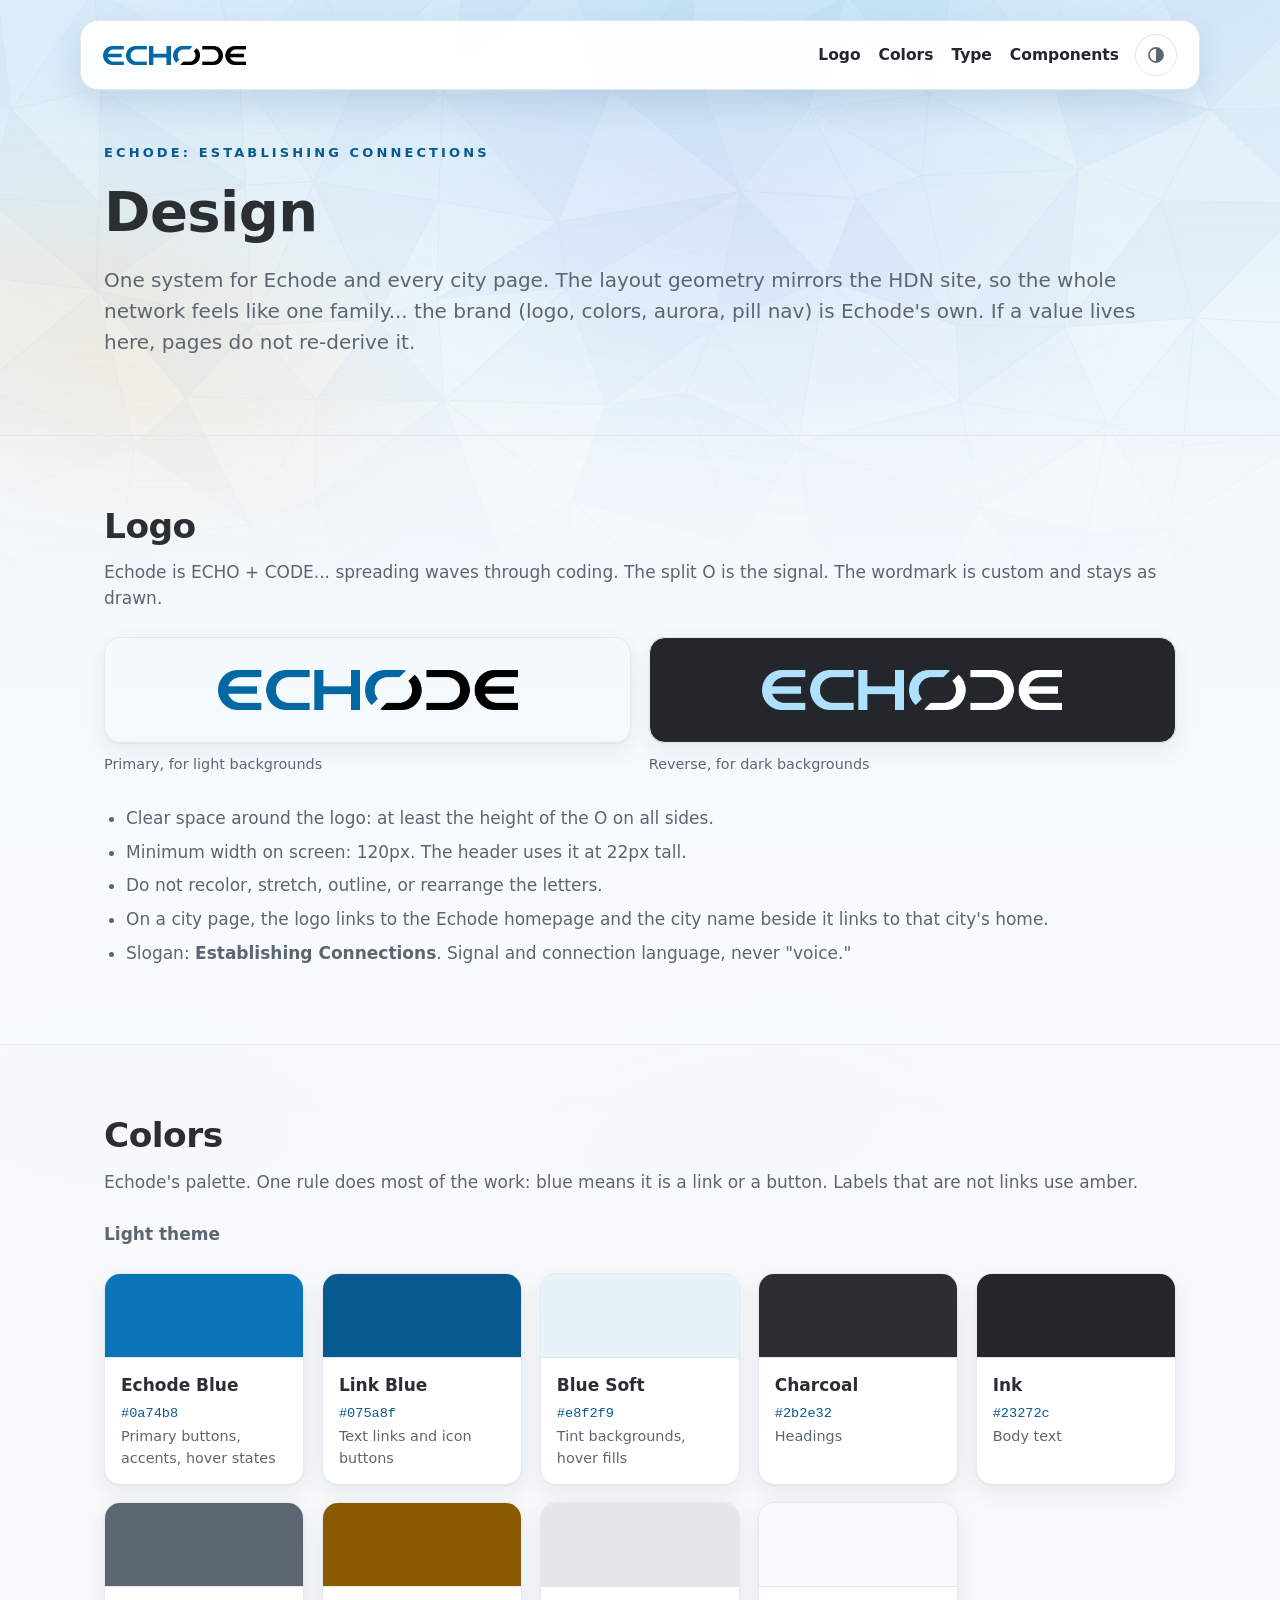
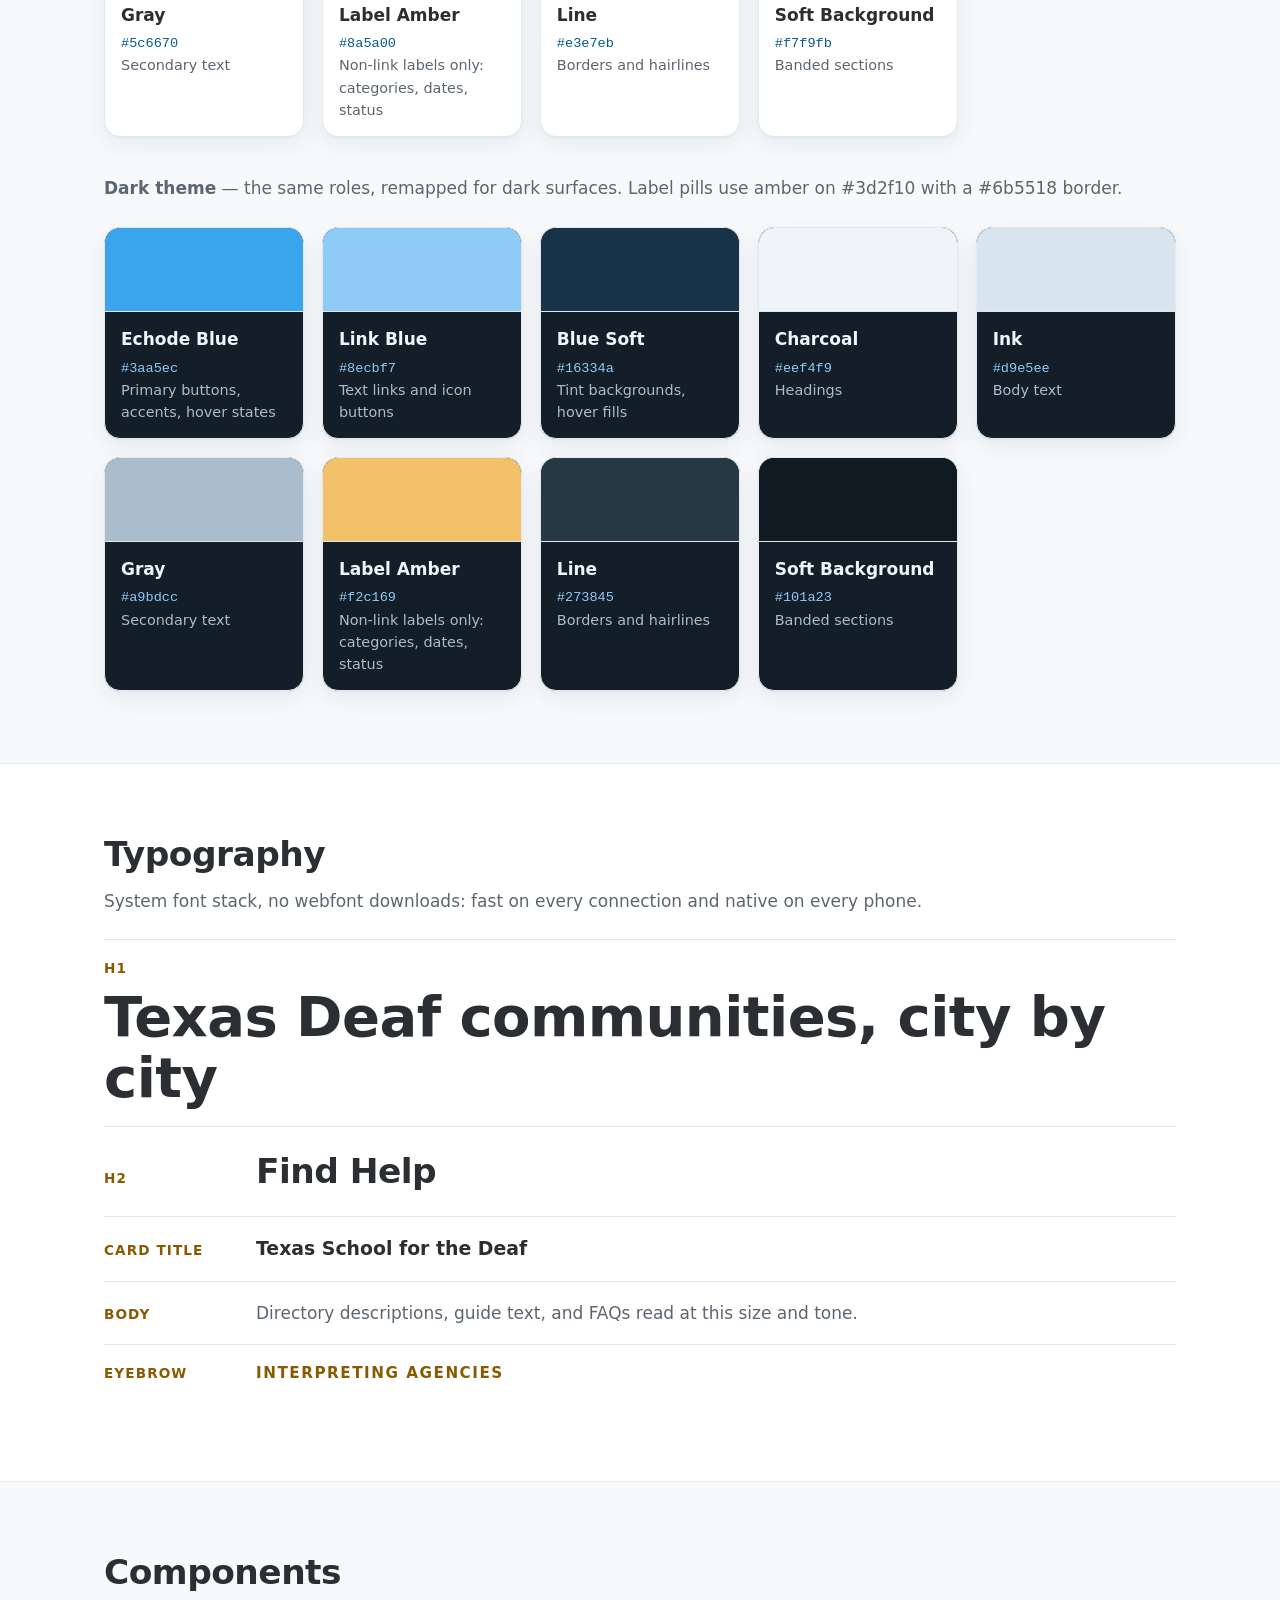
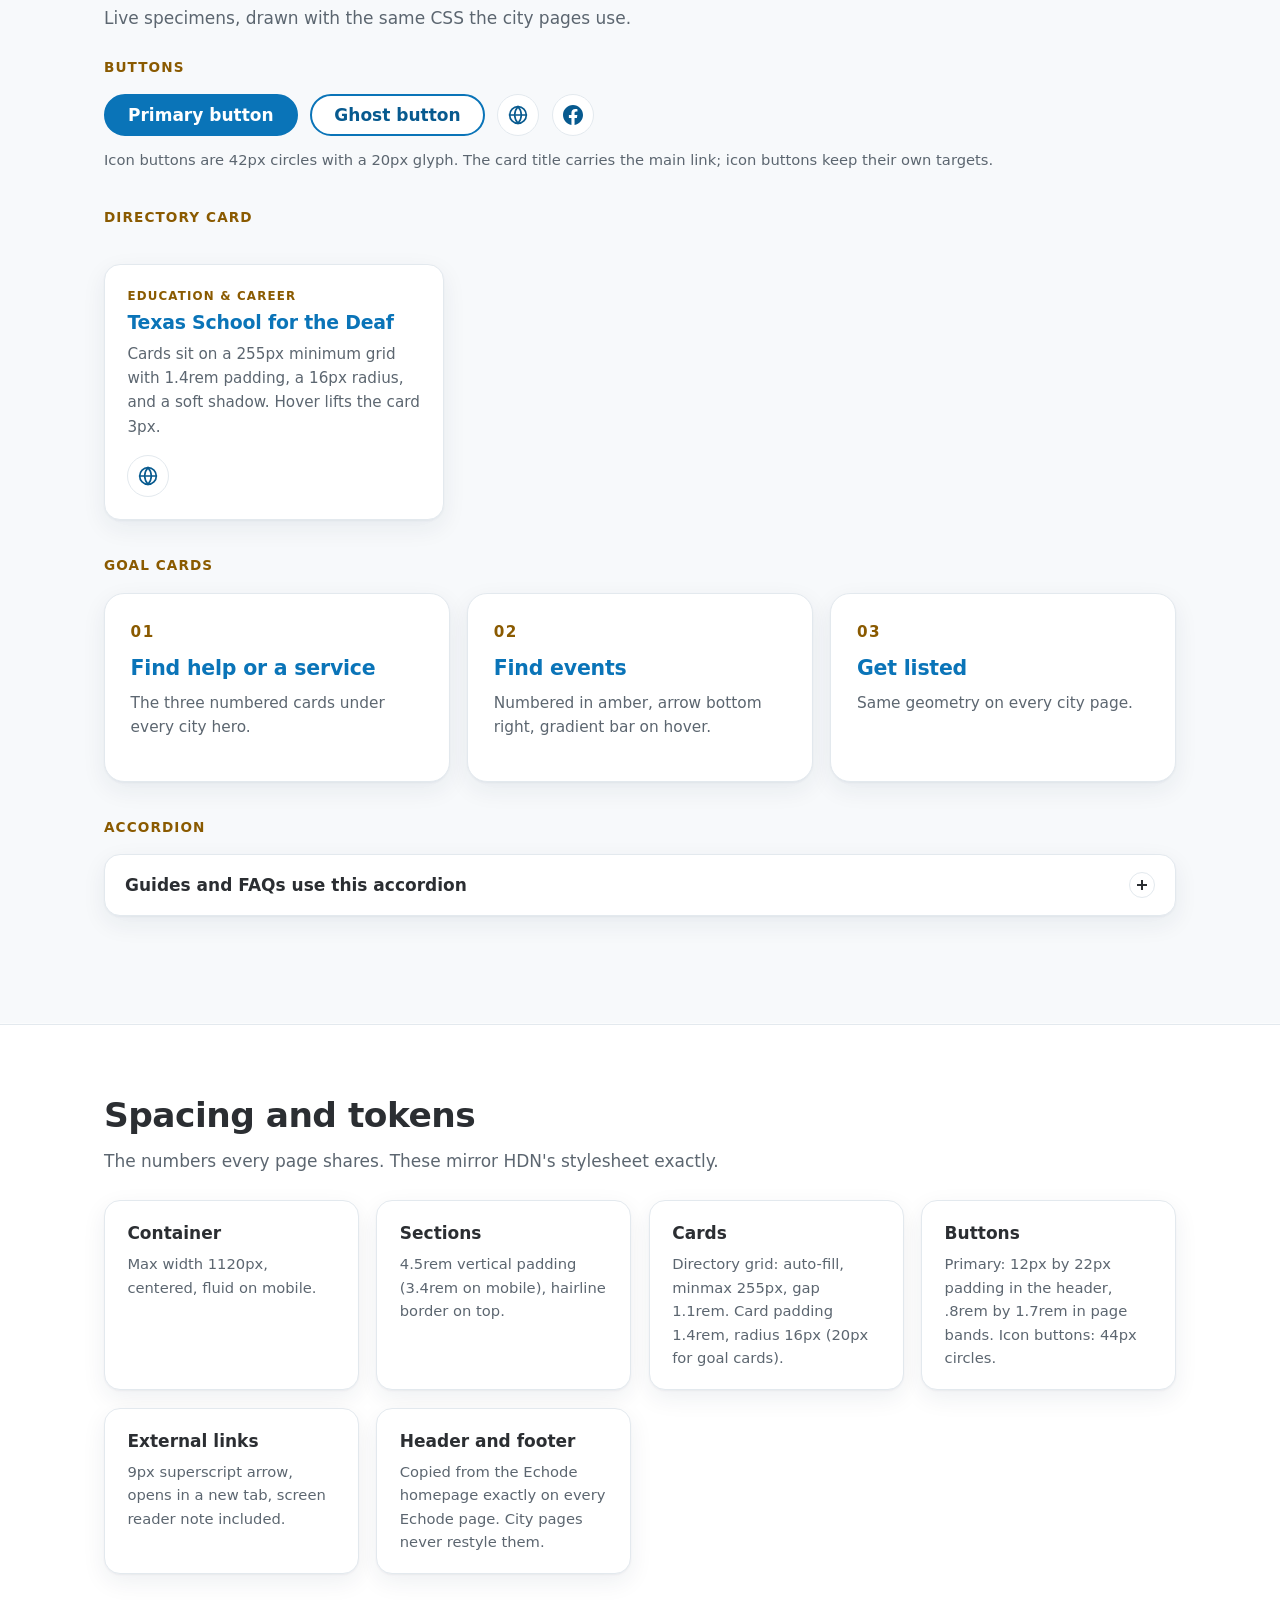
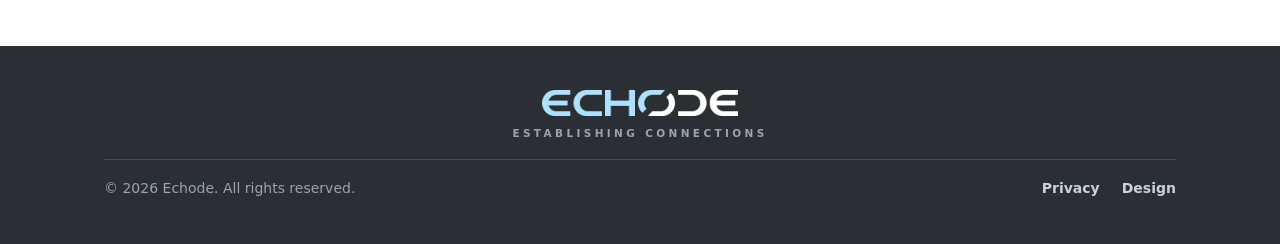
<file: design/index.html>
<!DOCTYPE html>
<html lang="en">
<head>
<meta charset="UTF-8">
<meta name="viewport" content="width=device-width, initial-scale=1.0">
<title>Echode Design System</title>
<link rel="icon" type="image/png" href="../favicon.png" media="(prefers-color-scheme: light)">
<link rel="icon" type="image/png" href="../favicon-dark.png" media="(prefers-color-scheme: dark)">
<link rel="apple-touch-icon" href="../apple-touch-icon.png">
<meta name="description" content="The Echode design system: logo, colors, typography, components, and spacing shared by Echode and its city pages.">
<link rel="canonical" href="https://echode.com/design/">
<meta property="og:title" content="Echode Design System">
<meta property="og:description" content="The Echode design system: logo, colors, typography, components, and spacing shared by Echode and its city pages.">
<meta property="og:type" content="website">
<meta property="og:url" content="https://echode.com/design/">
<meta property="og:image" content="https://echode.com/og-image.png">
<meta property="og:image:width" content="1200">
<meta property="og:image:height" content="630">
<meta property="og:image:alt" content="Echode share card">
<meta name="twitter:card" content="summary_large_image">
<meta name="twitter:title" content="Echode Design System">
<meta name="twitter:description" content="The Echode design system: logo, colors, typography, components, and spacing shared by Echode and its city pages.">
<meta name="twitter:image" content="https://echode.com/og-image.png">
<link rel="stylesheet" href="../shared.css?v=10">
<!-- Google Analytics -->
<script async src="https://www.googletagmanager.com/gtag/js?id=G-Y56G4N26M4"></script>
<script src="../head.js?v=1"></script>



<link rel="stylesheet" href="../design.css?v=1">
</head>
<body>

<a class="skip" href="#logo">Skip to main content</a>

<div class="bg-aurora" aria-hidden="true"><i class="b1"></i><i class="b2"></i><i class="b3"></i><i class="b4"></i><i class="b5"></i><i class="b6"></i><div class="bg-mesh"><svg viewBox="0 0 1440 620" preserveAspectRatio="xMidYMin slice" aria-hidden="true" focusable="false"><g opacity="0.47"><polygon points="-60,-40 91,-57 -43,-26" fill="#eef4f9"/><polygon points="-61,295 -68,498 -60,-40" fill="#e6eff6"/><polygon points="91,-57 -11,76 -43,-26" fill="#f4f8fb"/><polygon points="-11,76 -60,-40 -43,-26" fill="#eef4f9"/><polygon points="537,641 1500,660 -60,660" fill="#e6eff6"/><polygon points="-61,295 -31,420 -68,498" fill="#f4f8fb"/><polygon points="300,-56 1136,-56 648,-36" fill="#eef4f9"/><polygon points="1136,-56 300,-56 91,-57" fill="#e6eff6"/><polygon points="1029,-42 1136,-56 1118,70" fill="#f4f8fb"/><polygon points="1136,-56 1029,-42 648,-36" fill="#eef4f9"/><polygon points="1392,-18 1136,-56 1500,-40" fill="#e6eff6"/><polygon points="1396,103 1392,-18 1500,-40" fill="#f4f8fb"/><polygon points="-61,295 -39,191 55,265" fill="#eef4f9"/><polygon points="-39,191 -61,295 -60,-40" fill="#e6eff6"/><polygon points="-11,76 -39,191 -60,-40" fill="#f4f8fb"/><polygon points="451,64 404,176 332,72" fill="#eef4f9"/><polygon points="537,641 887,637 1500,660" fill="#e6eff6"/><polygon points="406,387 405,484 342,508" fill="#f4f8fb"/><polygon points="405,484 406,387 530,388" fill="#eef4f9"/><polygon points="777,75 920,-4 883,105" fill="#e6eff6"/><polygon points="1136,-56 1225,-5 1118,70" fill="#f4f8fb"/><polygon points="1392,-18 1225,-5 1136,-56" fill="#eef4f9"/><polygon points="-39,191 88,193 55,265" fill="#e6eff6"/><polygon points="88,193 -39,191 -11,76" fill="#f4f8fb"/><polygon points="88,193 193,281 55,265" fill="#eef4f9"/><polygon points="193,281 88,193 196,196" fill="#e6eff6"/><polygon points="338,179 404,176 345,315" fill="#f4f8fb"/><polygon points="193,281 338,179 345,315" fill="#eef4f9"/><polygon points="338,179 193,281 196,196" fill="#e6eff6"/><polygon points="404,176 338,179 332,72" fill="#f4f8fb"/><polygon points="338,179 197,86 332,72" fill="#eef4f9"/><polygon points="197,86 338,179 196,196" fill="#e6eff6"/><polygon points="692,87 529,92 648,-36" fill="#f4f8fb"/><polygon points="404,176 529,92 525,195" fill="#eef4f9"/><polygon points="451,64 529,92 404,176" fill="#e6eff6"/><polygon points="300,-56 403,-22 332,72" fill="#f4f8fb"/><polygon points="403,-22 451,64 332,72" fill="#eef4f9"/><polygon points="230,432 280,385 342,508" fill="#e6eff6"/><polygon points="280,385 406,387 342,508" fill="#f4f8fb"/><polygon points="406,387 280,385 345,315" fill="#eef4f9"/><polygon points="280,385 193,281 345,315" fill="#e6eff6"/><polygon points="193,281 280,385 230,432" fill="#f4f8fb"/><polygon points="464,309 524,289 530,388" fill="#eef4f9"/><polygon points="406,387 464,309 530,388" fill="#e6eff6"/><polygon points="464,309 406,387 345,315" fill="#f4f8fb"/><polygon points="404,176 464,309 345,315" fill="#eef4f9"/><polygon points="464,309 404,176 525,195" fill="#e6eff6"/><polygon points="524,289 464,309 525,195" fill="#f4f8fb"/><polygon points="347,612 537,641 -60,660" fill="#eef4f9"/><polygon points="183,602 347,612 -60,660" fill="#e6eff6"/><polygon points="219,522 230,432 342,508" fill="#f4f8fb"/><polygon points="347,612 219,522 342,508" fill="#eef4f9"/><polygon points="219,522 347,612 183,602" fill="#e6eff6"/><polygon points="-68,498 46,616 -68,637" fill="#f4f8fb"/><polygon points="46,616 -60,660 -68,637" fill="#eef4f9"/><polygon points="46,616 183,602 -60,660" fill="#e6eff6"/><polygon points="887,637 1274,642 1500,660" fill="#f4f8fb"/><polygon points="791,316 873,430 764,381" fill="#eef4f9"/><polygon points="654,484 687,392 764,381" fill="#e6eff6"/><polygon points="687,392 654,484 530,388" fill="#f4f8fb"/><polygon points="687,392 791,316 764,381" fill="#eef4f9"/><polygon points="582,528 405,484 530,388" fill="#e6eff6"/><polygon points="654,484 582,528 530,388" fill="#f4f8fb"/><polygon points="769,-24 692,87 648,-36" fill="#eef4f9"/><polygon points="769,-24 777,75 692,87" fill="#e6eff6"/><polygon points="769,-24 920,-4 777,75" fill="#f4f8fb"/><polygon points="1029,-42 769,-24 648,-36" fill="#eef4f9"/><polygon points="920,-4 769,-24 1029,-42" fill="#e6eff6"/><polygon points="641,215 524,289 525,195" fill="#f4f8fb"/><polygon points="529,92 641,215 525,195" fill="#eef4f9"/><polygon points="641,215 529,92 692,87" fill="#e6eff6"/><polygon points="993,170 930,192 883,105" fill="#f4f8fb"/><polygon points="1000,91 1029,-42 1118,70" fill="#eef4f9"/><polygon points="1000,91 920,-4 1029,-42" fill="#e6eff6"/><polygon points="920,-4 1000,91 883,105" fill="#f4f8fb"/><polygon points="1000,91 993,170 883,105" fill="#eef4f9"/><polygon points="1403,316 1396,103 1500,-40" fill="#e6eff6"/><polygon points="1500,660 1403,316 1500,-40" fill="#f4f8fb"/><polygon points="1401,514 1403,316 1500,660" fill="#eef4f9"/><polygon points="300,-56 192,-9 91,-57" fill="#e6eff6"/><polygon points="192,-9 300,-56 332,72" fill="#f4f8fb"/><polygon points="197,86 192,-9 332,72" fill="#eef4f9"/><polygon points="88,193 111,106 196,196" fill="#e6eff6"/><polygon points="111,106 197,86 196,196" fill="#f4f8fb"/><polygon points="111,106 88,193 -11,76" fill="#eef4f9"/><polygon points="111,106 -11,76 91,-57" fill="#e6eff6"/><polygon points="192,-9 111,106 91,-57" fill="#f4f8fb"/><polygon points="111,106 192,-9 197,86" fill="#eef4f9"/><polygon points="529,92 554,-33 648,-36" fill="#e6eff6"/><polygon points="554,-33 529,92 451,64" fill="#f4f8fb"/><polygon points="403,-22 554,-33 451,64" fill="#eef4f9"/><polygon points="554,-33 300,-56 648,-36" fill="#e6eff6"/><polygon points="554,-33 403,-22 300,-56" fill="#f4f8fb"/><polygon points="405,484 452,599 342,508" fill="#eef4f9"/><polygon points="452,599 347,612 342,508" fill="#e6eff6"/><polygon points="347,612 452,599 537,641" fill="#f4f8fb"/><polygon points="452,599 582,528 537,641" fill="#eef4f9"/><polygon points="582,528 452,599 405,484" fill="#e6eff6"/><polygon points="193,281 80,376 55,265" fill="#f4f8fb"/><polygon points="80,376 193,281 230,432" fill="#eef4f9"/><polygon points="80,376 -61,295 55,265" fill="#e6eff6"/><polygon points="80,376 -31,420 -61,295" fill="#f4f8fb"/><polygon points="57,495 219,522 183,602" fill="#eef4f9"/><polygon points="46,616 57,495 183,602" fill="#e6eff6"/><polygon points="219,522 57,495 230,432" fill="#f4f8fb"/><polygon points="57,495 80,376 230,432" fill="#eef4f9"/><polygon points="80,376 57,495 -31,420" fill="#e6eff6"/><polygon points="-31,420 57,495 -68,498" fill="#f4f8fb"/><polygon points="57,495 46,616 -68,498" fill="#eef4f9"/><polygon points="1384,611 1401,514 1500,660" fill="#e6eff6"/><polygon points="1274,642 1384,611 1500,660" fill="#f4f8fb"/><polygon points="1050,492 873,430 1030,389" fill="#eef4f9"/><polygon points="1116,590 1050,492 1153,515" fill="#e6eff6"/><polygon points="1050,492 1173,411 1153,515" fill="#f4f8fb"/><polygon points="1173,411 1050,492 1030,389" fill="#eef4f9"/><polygon points="1050,492 886,522 873,430" fill="#e6eff6"/><polygon points="769,599 640,623 654,484" fill="#f4f8fb"/><polygon points="640,623 582,528 654,484" fill="#eef4f9"/><polygon points="582,528 640,623 537,641" fill="#e6eff6"/><polygon points="640,623 887,637 537,641" fill="#f4f8fb"/><polygon points="640,623 769,599 887,637" fill="#eef4f9"/><polygon points="641,215 649,279 524,289" fill="#e6eff6"/><polygon points="524,289 649,279 530,388" fill="#f4f8fb"/><polygon points="649,279 687,392 530,388" fill="#eef4f9"/><polygon points="687,392 649,279 791,316" fill="#e6eff6"/><polygon points="930,192 817,185 883,105" fill="#f4f8fb"/><polygon points="817,185 777,75 883,105" fill="#eef4f9"/><polygon points="777,75 817,185 692,87" fill="#e6eff6"/><polygon points="817,185 641,215 692,87" fill="#f4f8fb"/><polygon points="649,279 817,185 791,316" fill="#eef4f9"/><polygon points="817,185 649,279 641,215" fill="#e6eff6"/><polygon points="873,430 899,270 1030,389" fill="#f4f8fb"/><polygon points="899,270 873,430 791,316" fill="#eef4f9"/><polygon points="817,185 899,270 791,316" fill="#e6eff6"/><polygon points="899,270 817,185 930,192" fill="#f4f8fb"/><polygon points="1272,106 1392,-18 1396,103" fill="#eef4f9"/><polygon points="1272,106 1225,-5 1392,-18" fill="#e6eff6"/><polygon points="1225,-5 1272,106 1118,70" fill="#f4f8fb"/><polygon points="1246,432 1173,411 1257,308" fill="#eef4f9"/><polygon points="1131,317 1225,194 1257,308" fill="#e6eff6"/><polygon points="1173,411 1131,317 1257,308" fill="#f4f8fb"/><polygon points="1131,317 1173,411 1030,389" fill="#eef4f9"/><polygon points="1225,194 1366,197 1257,308" fill="#e6eff6"/><polygon points="1366,197 1403,316 1257,308" fill="#f4f8fb"/><polygon points="1403,316 1366,197 1396,103" fill="#eef4f9"/><polygon points="1366,197 1272,106 1396,103" fill="#e6eff6"/><polygon points="1272,106 1366,197 1225,194" fill="#f4f8fb"/><polygon points="886,522 814,529 873,430" fill="#eef4f9"/><polygon points="873,430 814,529 764,381" fill="#e6eff6"/><polygon points="769,599 814,529 887,637" fill="#f4f8fb"/><polygon points="814,529 886,522 887,637" fill="#eef4f9"/><polygon points="814,529 654,484 764,381" fill="#e6eff6"/><polygon points="814,529 769,599 654,484" fill="#f4f8fb"/><polygon points="886,522 989,604 887,637" fill="#eef4f9"/><polygon points="989,604 886,522 1050,492" fill="#e6eff6"/><polygon points="989,604 1050,492 1116,590" fill="#f4f8fb"/><polygon points="989,604 1274,642 887,637" fill="#eef4f9"/><polygon points="989,604 1116,590 1274,642" fill="#e6eff6"/><polygon points="1173,411 1229,513 1153,515" fill="#f4f8fb"/><polygon points="1246,432 1229,513 1173,411" fill="#eef4f9"/><polygon points="1229,513 1116,590 1153,515" fill="#e6eff6"/><polygon points="1116,590 1229,513 1274,642" fill="#f4f8fb"/><polygon points="1384,611 1229,513 1401,514" fill="#eef4f9"/><polygon points="1229,513 1384,611 1274,642" fill="#e6eff6"/><polygon points="1403,316 1370,419 1257,308" fill="#f4f8fb"/><polygon points="1370,419 1246,432 1257,308" fill="#eef4f9"/><polygon points="1370,419 1403,316 1401,514" fill="#e6eff6"/><polygon points="1229,513 1370,419 1401,514" fill="#f4f8fb"/><polygon points="1370,419 1229,513 1246,432" fill="#eef4f9"/><polygon points="1026,315 1131,317 1030,389" fill="#e6eff6"/><polygon points="899,270 1026,315 1030,389" fill="#f4f8fb"/><polygon points="1026,315 930,192 993,170" fill="#eef4f9"/><polygon points="1026,315 899,270 930,192" fill="#e6eff6"/><polygon points="1131,317 1145,164 1225,194" fill="#f4f8fb"/><polygon points="1145,164 1026,315 993,170" fill="#eef4f9"/><polygon points="1026,315 1145,164 1131,317" fill="#e6eff6"/><polygon points="1145,164 1000,91 1118,70" fill="#f4f8fb"/><polygon points="1000,91 1145,164 993,170" fill="#eef4f9"/><polygon points="1272,106 1145,164 1118,70" fill="#e6eff6"/><polygon points="1145,164 1272,106 1225,194" fill="#f4f8fb"/></g><g stroke="#c9ddef" stroke-width="1" opacity="0.26"><line x1="1145" y1="164" x2="1131" y2="317"/><line x1="654" y1="484" x2="764" y2="381"/><line x1="1030" y1="389" x2="1050" y2="492"/><line x1="280" y1="385" x2="406" y2="387"/><line x1="930" y1="192" x2="993" y2="170"/><line x1="230" y1="432" x2="342" y2="508"/><line x1="554" y1="-33" x2="648" y2="-36"/><line x1="641" y1="215" x2="649" y2="279"/><line x1="1403" y1="316" x2="1401" y2="514"/><line x1="111" y1="106" x2="88" y2="193"/><line x1="183" y1="602" x2="-60" y2="660"/><line x1="524" y1="289" x2="641" y2="215"/><line x1="464" y1="309" x2="524" y2="289"/><line x1="192" y1="-9" x2="332" y2="72"/><line x1="582" y1="528" x2="537" y2="641"/><line x1="88" y1="193" x2="193" y2="281"/><line x1="1173" y1="411" x2="1229" y2="513"/><line x1="1274" y1="642" x2="1500" y2="660"/><line x1="1050" y1="492" x2="1153" y2="515"/><line x1="347" y1="612" x2="452" y2="599"/><line x1="197" y1="86" x2="338" y2="179"/><line x1="406" y1="387" x2="530" y2="388"/><line x1="230" y1="432" x2="219" y2="522"/><line x1="1000" y1="91" x2="1118" y2="70"/><line x1="342" y1="508" x2="406" y2="387"/><line x1="654" y1="484" x2="769" y2="599"/><line x1="1131" y1="317" x2="1173" y2="411"/><line x1="887" y1="637" x2="1274" y2="642"/><line x1="899" y1="270" x2="1026" y2="315"/><line x1="57" y1="495" x2="230" y2="432"/><line x1="192" y1="-9" x2="197" y2="86"/><line x1="-68" y1="498" x2="57" y2="495"/><line x1="332" y1="72" x2="403" y2="-22"/><line x1="88" y1="193" x2="55" y2="265"/><line x1="-43" y1="-26" x2="91" y2="-57"/><line x1="193" y1="281" x2="338" y2="179"/><line x1="1173" y1="411" x2="1153" y2="515"/><line x1="993" y1="170" x2="1145" y2="164"/><line x1="1257" y1="308" x2="1370" y2="419"/><line x1="-11" y1="76" x2="111" y2="106"/><line x1="197" y1="86" x2="196" y2="196"/><line x1="-68" y1="637" x2="46" y2="616"/><line x1="654" y1="484" x2="640" y2="623"/><line x1="648" y1="-36" x2="692" y2="87"/><line x1="91" y1="-57" x2="300" y2="-56"/><line x1="777" y1="75" x2="920" y2="-4"/><line x1="405" y1="484" x2="582" y2="528"/><line x1="1229" y1="513" x2="1370" y2="419"/><line x1="887" y1="637" x2="1500" y2="660"/><line x1="1136" y1="-56" x2="1225" y2="-5"/><line x1="817" y1="185" x2="883" y2="105"/><line x1="524" y1="289" x2="530" y2="388"/><line x1="451" y1="64" x2="529" y2="92"/><line x1="687" y1="392" x2="791" y2="316"/><line x1="332" y1="72" x2="404" y2="176"/><line x1="530" y1="388" x2="687" y2="392"/><line x1="57" y1="495" x2="183" y2="602"/><line x1="1257" y1="308" x2="1246" y2="432"/><line x1="1153" y1="515" x2="1116" y2="590"/><line x1="1026" y1="315" x2="1131" y2="317"/><line x1="1396" y1="103" x2="1366" y2="197"/><line x1="347" y1="612" x2="-60" y2="660"/><line x1="196" y1="196" x2="193" y2="281"/><line x1="91" y1="-57" x2="192" y2="-9"/><line x1="345" y1="315" x2="404" y2="176"/><line x1="887" y1="637" x2="989" y2="604"/><line x1="1246" y1="432" x2="1229" y2="513"/><line x1="1145" y1="164" x2="1225" y2="194"/><line x1="1118" y1="70" x2="1145" y2="164"/><line x1="-39" y1="191" x2="-60" y2="-40"/><line x1="1384" y1="611" x2="1500" y2="660"/><line x1="1229" y1="513" x2="1384" y2="611"/><line x1="641" y1="215" x2="817" y2="185"/><line x1="57" y1="495" x2="46" y2="616"/><line x1="-61" y1="295" x2="55" y2="265"/><line x1="332" y1="72" x2="338" y2="179"/><line x1="817" y1="185" x2="899" y2="270"/><line x1="1225" y1="-5" x2="1272" y2="106"/><line x1="769" y1="-24" x2="777" y2="75"/><line x1="582" y1="528" x2="654" y2="484"/><line x1="1272" y1="106" x2="1366" y2="197"/><line x1="989" y1="604" x2="1274" y2="642"/><line x1="1500" y1="-40" x2="1500" y2="660"/><line x1="219" y1="522" x2="347" y2="612"/><line x1="537" y1="641" x2="1500" y2="660"/><line x1="529" y1="92" x2="692" y2="87"/><line x1="649" y1="279" x2="687" y2="392"/><line x1="404" y1="176" x2="529" y2="92"/><line x1="777" y1="75" x2="817" y2="185"/><line x1="1029" y1="-42" x2="1136" y2="-56"/><line x1="920" y1="-4" x2="1000" y2="91"/><line x1="1131" y1="317" x2="1257" y2="308"/><line x1="1229" y1="513" x2="1274" y2="642"/><line x1="817" y1="185" x2="791" y2="316"/><line x1="687" y1="392" x2="654" y2="484"/><line x1="-31" y1="420" x2="80" y2="376"/><line x1="-68" y1="637" x2="-60" y2="660"/><line x1="338" y1="179" x2="345" y2="315"/><line x1="791" y1="316" x2="873" y2="430"/><line x1="464" y1="309" x2="525" y2="195"/><line x1="192" y1="-9" x2="300" y2="-56"/><line x1="1272" y1="106" x2="1225" y2="194"/><line x1="88" y1="193" x2="196" y2="196"/><line x1="989" y1="604" x2="1116" y2="590"/><line x1="883" y1="105" x2="993" y2="170"/><line x1="1136" y1="-56" x2="1392" y2="-18"/><line x1="219" y1="522" x2="183" y2="602"/><line x1="55" y1="265" x2="193" y2="281"/><line x1="345" y1="315" x2="280" y2="385"/><line x1="525" y1="195" x2="641" y2="215"/><line x1="1225" y1="194" x2="1257" y2="308"/><line x1="920" y1="-4" x2="883" y2="105"/><line x1="814" y1="529" x2="873" y2="430"/><line x1="654" y1="484" x2="814" y2="529"/><line x1="648" y1="-36" x2="769" y2="-24"/><line x1="-61" y1="295" x2="-68" y2="498"/><line x1="791" y1="316" x2="764" y2="381"/><line x1="692" y1="87" x2="777" y2="75"/><line x1="342" y1="508" x2="452" y2="599"/><line x1="537" y1="641" x2="887" y2="637"/><line x1="524" y1="289" x2="649" y2="279"/><line x1="464" y1="309" x2="530" y2="388"/><line x1="883" y1="105" x2="930" y2="192"/><line x1="1401" y1="514" x2="1384" y2="611"/><line x1="1257" y1="308" x2="1403" y2="316"/><line x1="648" y1="-36" x2="1136" y2="-56"/><line x1="769" y1="-24" x2="1029" y2="-42"/><line x1="-11" y1="76" x2="91" y2="-57"/><line x1="1153" y1="515" x2="1229" y2="513"/><line x1="193" y1="281" x2="280" y2="385"/><line x1="452" y1="599" x2="537" y2="641"/><line x1="764" y1="381" x2="814" y2="529"/><line x1="80" y1="376" x2="230" y2="432"/><line x1="404" y1="176" x2="464" y2="309"/><line x1="1116" y1="590" x2="1274" y2="642"/><line x1="280" y1="385" x2="342" y2="508"/><line x1="196" y1="196" x2="338" y2="179"/><line x1="-43" y1="-26" x2="-60" y2="-40"/><line x1="1118" y1="70" x2="1272" y2="106"/><line x1="814" y1="529" x2="887" y2="637"/><line x1="1000" y1="91" x2="1145" y2="164"/><line x1="342" y1="508" x2="347" y2="612"/><line x1="300" y1="-56" x2="332" y2="72"/><line x1="57" y1="495" x2="219" y2="522"/><line x1="451" y1="64" x2="554" y2="-33"/><line x1="464" y1="309" x2="406" y2="387"/><line x1="1225" y1="-5" x2="1392" y2="-18"/><line x1="-68" y1="498" x2="46" y2="616"/><line x1="873" y1="430" x2="1050" y2="492"/><line x1="1030" y1="389" x2="1173" y2="411"/><line x1="648" y1="-36" x2="1029" y2="-42"/><line x1="1366" y1="197" x2="1403" y2="316"/><line x1="769" y1="-24" x2="920" y2="-4"/><line x1="193" y1="281" x2="230" y2="432"/><line x1="111" y1="106" x2="197" y2="86"/><line x1="-11" y1="76" x2="88" y2="193"/><line x1="814" y1="529" x2="769" y2="599"/><line x1="649" y1="279" x2="791" y2="316"/><line x1="1000" y1="91" x2="993" y2="170"/><line x1="-11" y1="76" x2="-60" y2="-40"/><line x1="764" y1="381" x2="873" y2="430"/><line x1="1229" y1="513" x2="1401" y2="514"/><line x1="300" y1="-56" x2="1136" y2="-56"/><line x1="345" y1="315" x2="406" y2="387"/><line x1="537" y1="641" x2="640" y2="623"/><line x1="-68" y1="498" x2="-68" y2="637"/><line x1="230" y1="432" x2="280" y2="385"/><line x1="873" y1="430" x2="886" y2="522"/><line x1="817" y1="185" x2="930" y2="192"/><line x1="1392" y1="-18" x2="1500" y2="-40"/><line x1="886" y1="522" x2="989" y2="604"/><line x1="338" y1="179" x2="404" y2="176"/><line x1="1272" y1="106" x2="1396" y2="103"/><line x1="1403" y1="316" x2="1370" y2="419"/><line x1="300" y1="-56" x2="648" y2="-36"/><line x1="1401" y1="514" x2="1500" y2="660"/><line x1="-11" y1="76" x2="-39" y2="191"/><line x1="-39" y1="191" x2="55" y2="265"/><line x1="403" y1="-22" x2="451" y2="64"/><line x1="529" y1="92" x2="648" y2="-36"/><line x1="-68" y1="498" x2="-60" y2="-40"/><line x1="-60" y1="660" x2="1500" y2="660"/><line x1="219" y1="522" x2="342" y2="508"/><line x1="1050" y1="492" x2="1173" y2="411"/><line x1="640" y1="623" x2="887" y2="637"/><line x1="1173" y1="411" x2="1246" y2="432"/><line x1="1370" y1="419" x2="1401" y2="514"/><line x1="920" y1="-4" x2="1029" y2="-42"/><line x1="197" y1="86" x2="332" y2="72"/><line x1="1392" y1="-18" x2="1396" y2="103"/><line x1="451" y1="64" x2="404" y2="176"/><line x1="-61" y1="295" x2="80" y2="376"/><line x1="886" y1="522" x2="887" y2="637"/><line x1="791" y1="316" x2="899" y2="270"/><line x1="91" y1="-57" x2="-60" y2="-40"/><line x1="930" y1="192" x2="1026" y2="315"/><line x1="300" y1="-56" x2="554" y2="-33"/><line x1="1136" y1="-56" x2="1500" y2="-40"/><line x1="-39" y1="191" x2="-61" y2="295"/><line x1="640" y1="623" x2="769" y2="599"/><line x1="529" y1="92" x2="641" y2="215"/><line x1="1050" y1="492" x2="1116" y2="590"/><line x1="404" y1="176" x2="525" y2="195"/><line x1="1396" y1="103" x2="1500" y2="-40"/><line x1="1029" y1="-42" x2="1118" y2="70"/><line x1="-61" y1="295" x2="-31" y2="420"/><line x1="930" y1="192" x2="899" y2="270"/><line x1="405" y1="484" x2="530" y2="388"/><line x1="554" y1="-33" x2="529" y2="92"/><line x1="342" y1="508" x2="405" y2="484"/><line x1="692" y1="87" x2="769" y2="-24"/><line x1="1246" y1="432" x2="1370" y2="419"/><line x1="-31" y1="420" x2="57" y2="495"/><line x1="300" y1="-56" x2="403" y2="-22"/><line x1="899" y1="270" x2="1030" y2="389"/><line x1="1403" y1="316" x2="1500" y2="-40"/><line x1="1257" y1="308" x2="1366" y2="197"/><line x1="332" y1="72" x2="451" y2="64"/><line x1="530" y1="388" x2="649" y2="279"/><line x1="193" y1="281" x2="345" y2="315"/><line x1="452" y1="599" x2="582" y2="528"/><line x1="529" y1="92" x2="525" y2="195"/><line x1="80" y1="376" x2="193" y2="281"/><line x1="1050" y1="492" x2="989" y2="604"/><line x1="1026" y1="315" x2="1145" y2="164"/><line x1="1116" y1="590" x2="1229" y2="513"/><line x1="1029" y1="-42" x2="1000" y2="91"/><line x1="814" y1="529" x2="886" y2="522"/><line x1="1118" y1="70" x2="1225" y2="-5"/><line x1="46" y1="616" x2="183" y2="602"/><line x1="406" y1="387" x2="405" y2="484"/><line x1="769" y1="599" x2="887" y2="637"/><line x1="1145" y1="164" x2="1272" y2="106"/><line x1="46" y1="616" x2="-60" y2="660"/><line x1="-31" y1="420" x2="-68" y2="498"/><line x1="777" y1="75" x2="883" y2="105"/><line x1="899" y1="270" x2="873" y2="430"/><line x1="692" y1="87" x2="817" y2="185"/><line x1="873" y1="430" x2="1030" y2="389"/><line x1="1030" y1="389" x2="1131" y2="317"/><line x1="1403" y1="316" x2="1500" y2="660"/><line x1="-43" y1="-26" x2="-11" y2="76"/><line x1="687" y1="392" x2="764" y2="381"/><line x1="111" y1="106" x2="192" y2="-9"/><line x1="530" y1="388" x2="654" y2="484"/><line x1="55" y1="265" x2="80" y2="376"/><line x1="993" y1="170" x2="1026" y2="315"/><line x1="-61" y1="295" x2="-60" y2="-40"/><line x1="525" y1="195" x2="524" y2="289"/><line x1="403" y1="-22" x2="554" y2="-33"/><line x1="1396" y1="103" x2="1403" y2="316"/><line x1="1274" y1="642" x2="1384" y2="611"/><line x1="649" y1="279" x2="817" y2="185"/><line x1="537" y1="641" x2="-60" y2="660"/><line x1="91" y1="-57" x2="1136" y2="-56"/><line x1="405" y1="484" x2="452" y2="599"/><line x1="345" y1="315" x2="464" y2="309"/><line x1="1225" y1="194" x2="1366" y2="197"/><line x1="692" y1="87" x2="641" y2="215"/><line x1="1131" y1="317" x2="1225" y2="194"/><line x1="1136" y1="-56" x2="1118" y2="70"/><line x1="886" y1="522" x2="1050" y2="492"/><line x1="1272" y1="106" x2="1392" y2="-18"/><line x1="183" y1="602" x2="347" y2="612"/><line x1="530" y1="388" x2="582" y2="528"/><line x1="111" y1="106" x2="196" y2="196"/><line x1="80" y1="376" x2="57" y2="495"/><line x1="-39" y1="191" x2="88" y2="193"/><line x1="883" y1="105" x2="1000" y2="91"/><line x1="582" y1="528" x2="640" y2="623"/><line x1="1173" y1="411" x2="1257" y2="308"/><line x1="1026" y1="315" x2="1030" y2="389"/><line x1="91" y1="-57" x2="111" y2="106"/><line x1="347" y1="612" x2="537" y2="641"/></g></svg></div></div>

<header>
  <div class="wrap bar">
    <a class="wordmark" href="../" aria-label="Echode home"><img src="../echode-logo.png" alt="" width="996" height="132"></a>
    <nav aria-label="Design system">
      <a href="#logo">Logo</a>
      <a href="#colors">Colors</a>
      <a href="#type">Type</a>
      <a href="#components">Components</a>
      
      
      <button class="theme-toggle" id="themeToggle" type="button" aria-label="Theme: Auto. Switch theme"><svg class="icon-moon" viewBox="0 0 24 24" aria-hidden="true" focusable="false"><path d="M21 12.79A9 9 0 1 1 11.21 3a7 7 0 0 0 9.79 9.79z"/></svg><svg class="icon-sun" viewBox="0 0 24 24" aria-hidden="true" focusable="false" style="fill:none"><path d="M12 17a5 5 0 1 1 0-10 5 5 0 0 1 0 10zm0-15v2.5M12 19.5V22M2 12h2.5M19.5 12H22M4.2 4.2l1.8 1.8M18 18l1.8 1.8M19.8 4.2L18 6M6 18l-1.8 1.8" stroke="currentColor" stroke-width="2" fill="none" stroke-linecap="round"/></svg><svg class="icon-auto" viewBox="0 0 24 24" aria-hidden="true" focusable="false"><circle cx="12" cy="12" r="8.5" fill="none" stroke="currentColor" stroke-width="2"/><path d="M12 3.5a8.5 8.5 0 0 1 0 17z"/></svg></button>
    </nav>
  </div>
</header>

<main id="top">
  <div class="wrap">
    <div class="xhero">
      <p class="eyebrow">Echode: Establishing Connections</p>
      <h1>Design</h1>
      <p class="lede">One system for Echode and every city page. The layout geometry mirrors the HDN site, so the whole network feels like one family... the brand (logo, colors, aurora, pill nav) is Echode's own. If a value lives here, pages do not re-derive it.</p>
    </div>

    <section class="dsec" id="logo">
      <h2>Logo</h2>
      <p class="sub">Echode is ECHO + CODE... spreading waves through coding. The split O is the signal. The wordmark is custom and stays as drawn.</p>
      <div class="logo-grid">
        <div><div class="logo-card"><img src="../echode-logo.png" alt="Echode logo, blue and black on light"></div><p class="logo-cap">Primary, for light backgrounds</p></div>
        <div><div class="logo-card dark"><img src="../echode-logo-light.png" alt="Echode logo, light blue and white on dark"></div><p class="logo-cap">Reverse, for dark backgrounds</p></div>
      </div>
      <ul class="rules">
        <li>Clear space around the logo: at least the height of the O on all sides.</li>
        <li>Minimum width on screen: 120px. The header uses it at 22px tall.</li>
        <li>Do not recolor, stretch, outline, or rearrange the letters.</li>
        <li>On a city page, the logo links to the Echode homepage and the city name beside it links to that city's home.</li>
        <li>Slogan: <b>Establishing Connections</b>. Signal and connection language, never "voice."</li>
      </ul>
    </section>

    <section class="dsec band" id="colors">
      <h2>Colors</h2>
      <p class="sub">Echode's palette. One rule does most of the work: blue means it is a link or a button. Labels that are not links use amber.</p>
      <p class="sub"><strong>Light theme</strong></p><div class="swatches"><div class="sw"><div class="chip" style="background:#0a74b8"></div><div class="meta"><b>Echode Blue</b><code>#0a74b8</code><span>Primary buttons, accents, hover states</span></div></div><div class="sw"><div class="chip" style="background:#075a8f"></div><div class="meta"><b>Link Blue</b><code>#075a8f</code><span>Text links and icon buttons</span></div></div><div class="sw"><div class="chip" style="background:#e8f2f9"></div><div class="meta"><b>Blue Soft</b><code>#e8f2f9</code><span>Tint backgrounds, hover fills</span></div></div><div class="sw"><div class="chip" style="background:#2b2e32"></div><div class="meta"><b>Charcoal</b><code>#2b2e32</code><span>Headings</span></div></div><div class="sw"><div class="chip" style="background:#23272c"></div><div class="meta"><b>Ink</b><code>#23272c</code><span>Body text</span></div></div><div class="sw"><div class="chip" style="background:#5c6670"></div><div class="meta"><b>Gray</b><code>#5c6670</code><span>Secondary text</span></div></div><div class="sw"><div class="chip" style="background:#8a5a00"></div><div class="meta"><b>Label Amber</b><code>#8a5a00</code><span>Non-link labels only: categories, dates, status</span></div></div><div class="sw"><div class="chip" style="background:#e3e7eb"></div><div class="meta"><b>Line</b><code>#e3e7eb</code><span>Borders and hairlines</span></div></div><div class="sw"><div class="chip" style="background:#f7f9fb"></div><div class="meta"><b>Soft Background</b><code>#f7f9fb</code><span>Banded sections</span></div></div></div>

    <p class="sub"><strong>Dark theme</strong> — the same roles, remapped for dark surfaces. Label pills use amber on #3d2f10 with a #6b5518 border.</p>
    <div class="swatches dark"><div class="sw"><div class="chip" style="background:#3aa5ec"></div><div class="meta"><b>Echode Blue</b><code>#3aa5ec</code><span>Primary buttons, accents, hover states</span></div></div><div class="sw"><div class="chip" style="background:#8ecbf7"></div><div class="meta"><b>Link Blue</b><code>#8ecbf7</code><span>Text links and icon buttons</span></div></div><div class="sw"><div class="chip" style="background:#16334a"></div><div class="meta"><b>Blue Soft</b><code>#16334a</code><span>Tint backgrounds, hover fills</span></div></div><div class="sw"><div class="chip" style="background:#eef4f9"></div><div class="meta"><b>Charcoal</b><code>#eef4f9</code><span>Headings</span></div></div><div class="sw"><div class="chip" style="background:#d9e5ee"></div><div class="meta"><b>Ink</b><code>#d9e5ee</code><span>Body text</span></div></div><div class="sw"><div class="chip" style="background:#a9bdcc"></div><div class="meta"><b>Gray</b><code>#a9bdcc</code><span>Secondary text</span></div></div><div class="sw"><div class="chip" style="background:#f2c169"></div><div class="meta"><b>Label Amber</b><code>#f2c169</code><span>Non-link labels only: categories, dates, status</span></div></div><div class="sw"><div class="chip" style="background:#273845"></div><div class="meta"><b>Line</b><code>#273845</code><span>Borders and hairlines</span></div></div><div class="sw"><div class="chip" style="background:#101a23"></div><div class="meta"><b>Soft Background</b><code>#101a23</code><span>Banded sections</span></div></div></div>
    </section>

    <section class="dsec" id="type">
      <h2>Typography</h2>
      <p class="sub">System font stack, no webfont downloads: fast on every connection and native on every phone.</p>
      <div class="type-row"><span class="tag">H1</span><span style="font-size:clamp(36px,4.6vw,56px);line-height:1.1;letter-spacing:-.01em;font-weight:800;color:var(--char)">Texas Deaf communities, city by city</span></div>
      <div class="type-row"><span class="tag">H2</span><span style="font-size:clamp(1.7rem,3.4vw,2.15rem);font-weight:700;color:var(--char);letter-spacing:-.015em">Find Help</span></div>
      <div class="type-row"><span class="tag">Card title</span><span style="font-size:1.18rem;font-weight:700;color:var(--char)">Texas School for the Deaf</span></div>
      <div class="type-row"><span class="tag">Body</span><span style="color:var(--ink2)">Directory descriptions, guide text, and FAQs read at this size and tone.</span></div>
      <div class="type-row"><span class="tag">Eyebrow</span><span class="dir-eyebrow" style="font-size:.95rem">Interpreting Agencies</span></div>
    </section>

    <section class="dsec band" id="components">
      <h2>Components</h2>
      <p class="sub">Live specimens, drawn with the same CSS the city pages use.</p>

      <div class="demo"><p class="cap">Buttons</p>
        <div class="btnrow">
          <a class="btn" href="#components">Primary button</a>
          <a class="btn ghost" href="#components">Ghost button</a>
          <a class="icon-btn" href="#components" title="Website" aria-label="Example website icon button"><svg viewBox="0 0 24 24" fill="none" stroke="currentColor" stroke-width="2" stroke-linecap="round" aria-hidden="true"><circle cx="12" cy="12" r="10"/><path d="M2 12h20"/><path d="M12 2a15.3 15.3 0 0 1 4 10 15.3 15.3 0 0 1-4 10 15.3 15.3 0 0 1-4-10 15.3 15.3 0 0 1 4-10z"/></svg></a>
          <a class="icon-btn" href="#components" title="Facebook" aria-label="Example Facebook icon button"><svg viewBox="0 0 24 24" fill="currentColor" aria-hidden="true"><path d="M24 12.073c0-6.627-5.373-12-12-12s-12 5.373-12 12c0 5.99 4.388 10.954 10.125 11.854v-8.385H7.078v-3.47h3.047V9.43c0-3.007 1.792-4.669 4.533-4.669 1.312 0 2.686.235 2.686.235v2.953H15.83c-1.491 0-1.956.925-1.956 1.874v2.25h3.328l-.532 3.47h-2.796v8.385C19.612 23.027 24 18.062 24 12.073z"/></svg></a>
          <span style="color:var(--ink2);font-size:.92rem">Icon buttons are 42px circles with a 20px glyph. The card title carries the main link; icon buttons keep their own targets.</span>
        </div>
      </div>

      <div class="demo"><p class="cap">Directory card</p>
        <ul class="lgrid" style="max-width:340px">
          <article class="lcard is-link">
            <p class="dir-eyebrow">Education &amp; Career</p>
            <h3><a href="#components">Texas School for the Deaf</a></h3>
            <p class="dir-desc">Cards sit on a 255px minimum grid with 1.4rem padding, a 16px radius, and a soft shadow. Hover lifts the card 3px.</p>
            <div class="dir-foot"><div class="card-links"><a class="icon-btn" href="#components" title="Website" aria-label="Example website icon button"><svg viewBox="0 0 24 24" fill="none" stroke="currentColor" stroke-width="2" stroke-linecap="round" aria-hidden="true"><circle cx="12" cy="12" r="10"/><path d="M2 12h20"/><path d="M12 2a15.3 15.3 0 0 1 4 10 15.3 15.3 0 0 1-4 10 15.3 15.3 0 0 1-4-10 15.3 15.3 0 0 1 4-10z"/></svg></a></div></div>
          </article>
        </ul>
      </div>

      <div class="demo"><p class="cap">Goal cards</p>
        <div class="goal-cards" style="margin-top:0">
          <a class="goal-card" href="#components"><span class="goal-num" aria-hidden="true">01</span><span class="goal-title">Find help or a service</span><span class="goal-text">The three numbered cards under every city hero.</span></a>
          <a class="goal-card" href="#components"><span class="goal-num" aria-hidden="true">02</span><span class="goal-title">Find events</span><span class="goal-text">Numbered in amber, arrow bottom right, gradient bar on hover.</span></a>
          <a class="goal-card" href="#components"><span class="goal-num" aria-hidden="true">03</span><span class="goal-title">Get listed</span><span class="goal-text">Same geometry on every city page.</span></a>
        </div>
      </div>

      <div class="demo"><p class="cap">Accordion</p>
        <details class="qa"><summary>Guides and FAQs use this accordion<span class="acc-ic" aria-hidden="true"></span></summary><div class="qa-body"><p>Header padding 1.05rem by 1.25rem, a 26px circular plus icon that fills blue and flips to minus when open, panel padding 0 1.25rem 1.15rem.</p></div></details>
      </div>
    </section>

    <section class="dsec" id="spacing">
      <h2>Spacing and tokens</h2>
      <p class="sub">The numbers every page shares. These mirror HDN's stylesheet exactly.</p>
      <div class="spec-list">
        <div class="spec"><b>Container</b><span>Max width 1120px, centered, fluid on mobile.</span></div>
        <div class="spec"><b>Sections</b><span>4.5rem vertical padding (3.4rem on mobile), hairline border on top.</span></div>
        <div class="spec"><b>Cards</b><span>Directory grid: auto-fill, minmax 255px, gap 1.1rem. Card padding 1.4rem, radius 16px (20px for goal cards).</span></div>
        <div class="spec"><b>Buttons</b><span>Primary: 12px by 22px padding in the header, .8rem by 1.7rem in page bands. Icon buttons: 44px circles.</span></div>
        <div class="spec"><b>External links</b><span>9px superscript arrow, opens in a new tab, screen reader note included.</span></div>
        <div class="spec"><b>Header and footer</b><span>Copied from the Echode homepage exactly on every Echode page. City pages never restyle them.</span></div>
      </div>
    </section>
  </div>
</main>

<footer>
  <div class="wrap">
    <a class="fbrand" href="#top" aria-label="Echode design, back to top"><img class="flogo" src="../echode-logo-light.png" alt="" width="996" height="132"><small>ESTABLISHING CONNECTIONS</small></a>
    <div class="foot-row"><p class="copy">&copy; <span id="year">2026</span> Echode. All rights reserved.</p><span class="foot-links"><a class="design-link" href="../privacy/">Privacy</a><a class="design-link" href="./">Design</a></span></div>
  </div>
</footer>

<script src="../shared.js?v=2"></script>

</body>
</html>
</file>
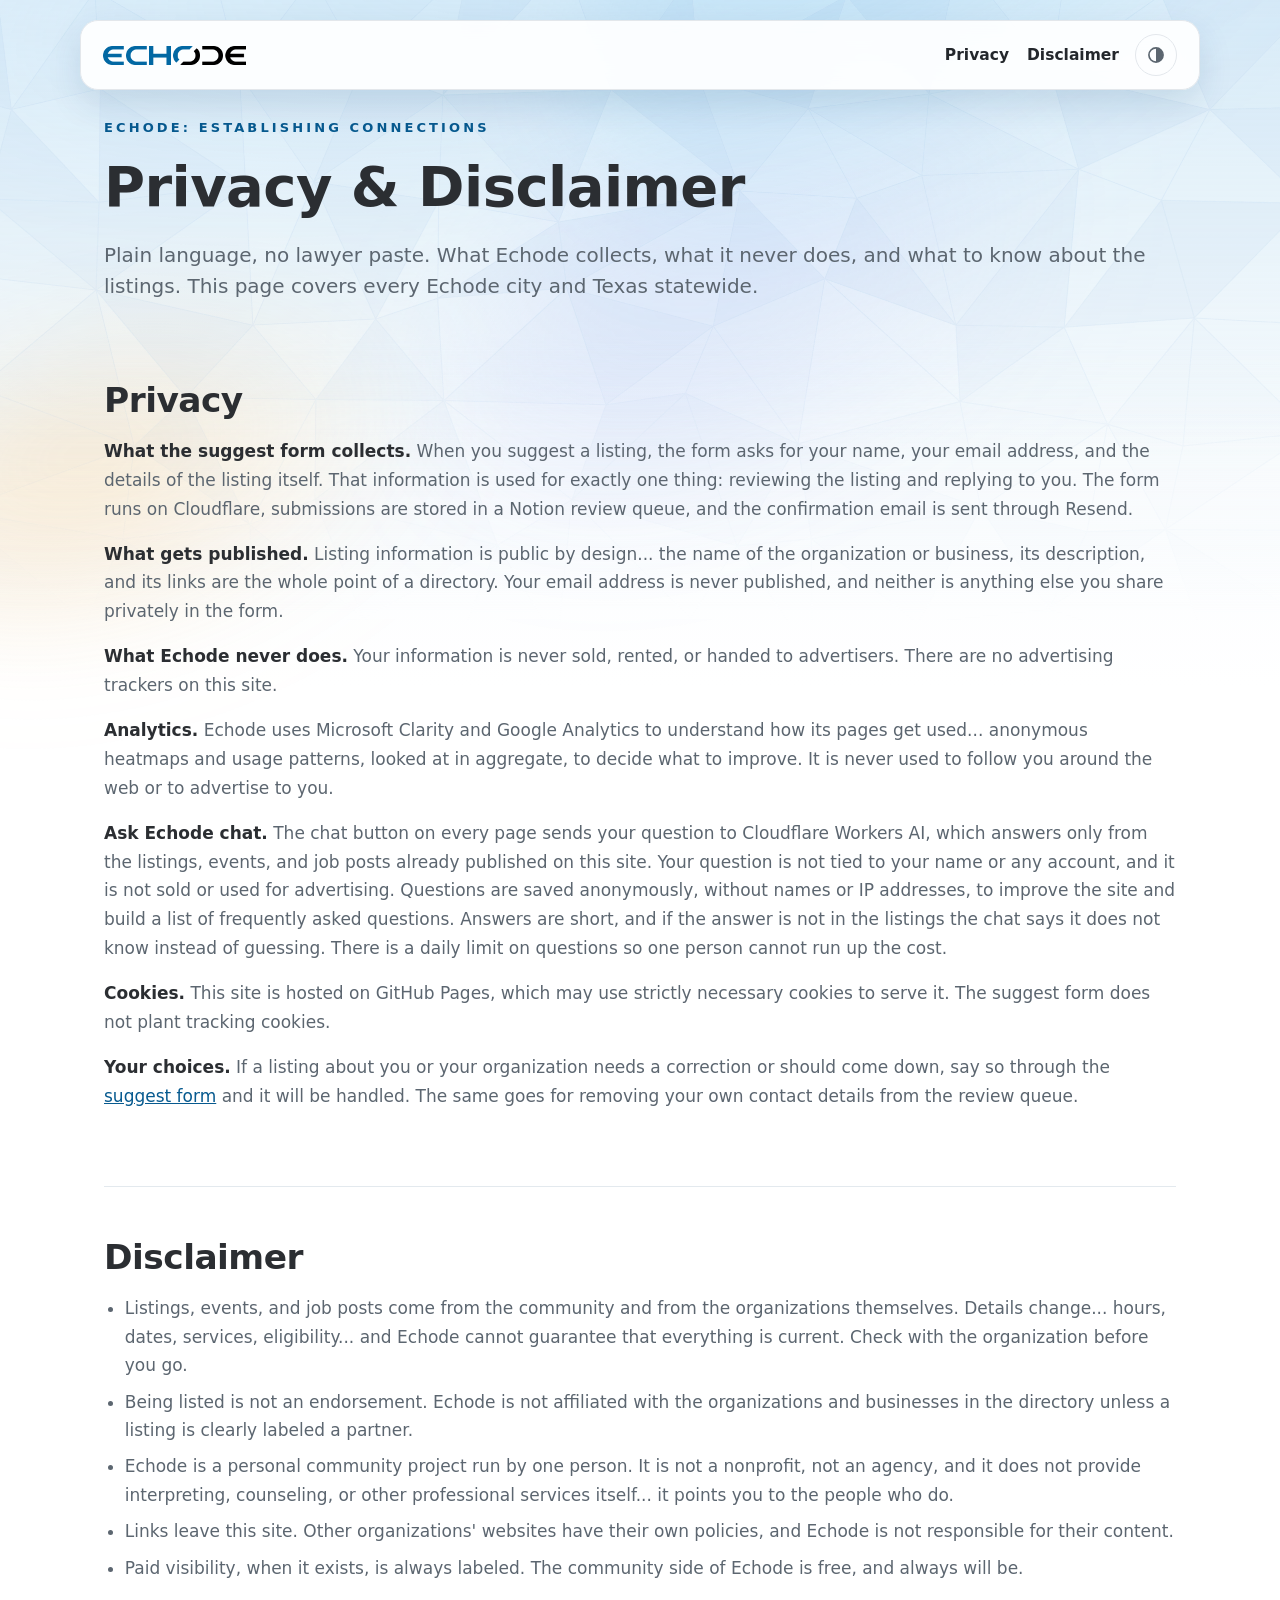
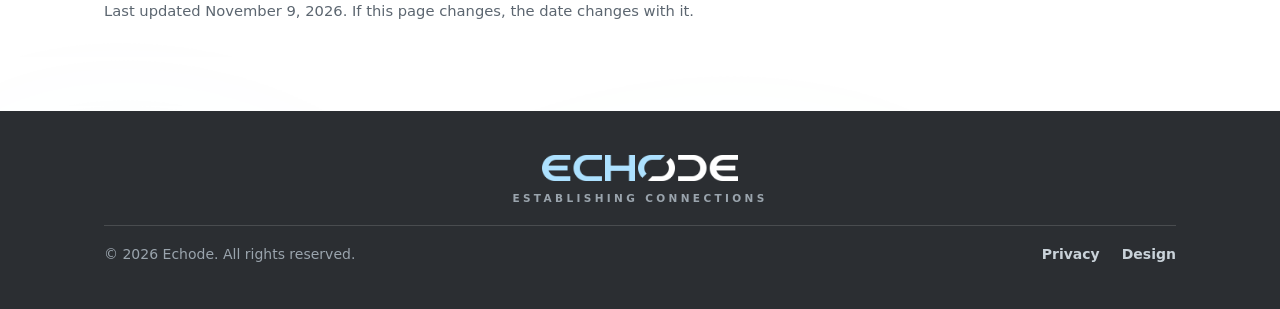
<file: privacy/index.html>
<!DOCTYPE html>
<html lang="en">
<head>
<meta charset="UTF-8">
<meta name="viewport" content="width=device-width, initial-scale=1.0">
<title>Privacy &amp; Disclaimer - Echode</title>
<link rel="icon" type="image/png" href="../favicon.png" media="(prefers-color-scheme: light)">
<link rel="icon" type="image/png" href="../favicon-dark.png" media="(prefers-color-scheme: dark)">
<link rel="apple-touch-icon" href="../apple-touch-icon.png">
<meta name="description" content="Echode privacy policy and disclaimer, in plain language: what the suggest form collects, what gets published, and what to know about the listings.">
<link rel="canonical" href="https://echode.com/privacy/">
<meta property="og:title" content="Privacy &amp; Disclaimer - Echode">
<meta property="og:description" content="Echode privacy policy and disclaimer, in plain language: what the suggest form collects, what gets published, and what to know about the listings.">
<meta property="og:type" content="website">
<meta property="og:url" content="https://echode.com/privacy/">
<meta property="og:image" content="https://echode.com/og-image.png">
<meta property="og:image:width" content="1200">
<meta property="og:image:height" content="630">
<meta property="og:image:alt" content="Echode share card">
<meta name="twitter:card" content="summary_large_image">
<meta name="twitter:title" content="Privacy &amp; Disclaimer - Echode">
<meta name="twitter:description" content="Echode privacy policy and disclaimer, in plain language: what the suggest form collects, what gets published, and what to know about the listings.">
<meta name="twitter:image" content="https://echode.com/og-image.png">
<link rel="stylesheet" href="../shared.css?v=10">
<!-- Google Analytics -->
<script async src="https://www.googletagmanager.com/gtag/js?id=G-Y56G4N26M4"></script>
<script src="../head.js?v=1"></script>



<link rel="stylesheet" href="../privacy.css?v=1">
</head>
<body>

<a class="skip" href="#privacy">Skip to main content</a>

<div class="bg-aurora" aria-hidden="true"><i class="b1"></i><i class="b2"></i><i class="b3"></i><i class="b4"></i><i class="b5"></i><i class="b6"></i><div class="bg-mesh"><svg viewBox="0 0 1440 620" preserveAspectRatio="xMidYMin slice" aria-hidden="true" focusable="false"><g opacity="0.47"><polygon points="-60,-40 91,-57 -43,-26" fill="#eef4f9"/><polygon points="-61,295 -68,498 -60,-40" fill="#e6eff6"/><polygon points="91,-57 -11,76 -43,-26" fill="#f4f8fb"/><polygon points="-11,76 -60,-40 -43,-26" fill="#eef4f9"/><polygon points="537,641 1500,660 -60,660" fill="#e6eff6"/><polygon points="-61,295 -31,420 -68,498" fill="#f4f8fb"/><polygon points="300,-56 1136,-56 648,-36" fill="#eef4f9"/><polygon points="1136,-56 300,-56 91,-57" fill="#e6eff6"/><polygon points="1029,-42 1136,-56 1118,70" fill="#f4f8fb"/><polygon points="1136,-56 1029,-42 648,-36" fill="#eef4f9"/><polygon points="1392,-18 1136,-56 1500,-40" fill="#e6eff6"/><polygon points="1396,103 1392,-18 1500,-40" fill="#f4f8fb"/><polygon points="-61,295 -39,191 55,265" fill="#eef4f9"/><polygon points="-39,191 -61,295 -60,-40" fill="#e6eff6"/><polygon points="-11,76 -39,191 -60,-40" fill="#f4f8fb"/><polygon points="451,64 404,176 332,72" fill="#eef4f9"/><polygon points="537,641 887,637 1500,660" fill="#e6eff6"/><polygon points="406,387 405,484 342,508" fill="#f4f8fb"/><polygon points="405,484 406,387 530,388" fill="#eef4f9"/><polygon points="777,75 920,-4 883,105" fill="#e6eff6"/><polygon points="1136,-56 1225,-5 1118,70" fill="#f4f8fb"/><polygon points="1392,-18 1225,-5 1136,-56" fill="#eef4f9"/><polygon points="-39,191 88,193 55,265" fill="#e6eff6"/><polygon points="88,193 -39,191 -11,76" fill="#f4f8fb"/><polygon points="88,193 193,281 55,265" fill="#eef4f9"/><polygon points="193,281 88,193 196,196" fill="#e6eff6"/><polygon points="338,179 404,176 345,315" fill="#f4f8fb"/><polygon points="193,281 338,179 345,315" fill="#eef4f9"/><polygon points="338,179 193,281 196,196" fill="#e6eff6"/><polygon points="404,176 338,179 332,72" fill="#f4f8fb"/><polygon points="338,179 197,86 332,72" fill="#eef4f9"/><polygon points="197,86 338,179 196,196" fill="#e6eff6"/><polygon points="692,87 529,92 648,-36" fill="#f4f8fb"/><polygon points="404,176 529,92 525,195" fill="#eef4f9"/><polygon points="451,64 529,92 404,176" fill="#e6eff6"/><polygon points="300,-56 403,-22 332,72" fill="#f4f8fb"/><polygon points="403,-22 451,64 332,72" fill="#eef4f9"/><polygon points="230,432 280,385 342,508" fill="#e6eff6"/><polygon points="280,385 406,387 342,508" fill="#f4f8fb"/><polygon points="406,387 280,385 345,315" fill="#eef4f9"/><polygon points="280,385 193,281 345,315" fill="#e6eff6"/><polygon points="193,281 280,385 230,432" fill="#f4f8fb"/><polygon points="464,309 524,289 530,388" fill="#eef4f9"/><polygon points="406,387 464,309 530,388" fill="#e6eff6"/><polygon points="464,309 406,387 345,315" fill="#f4f8fb"/><polygon points="404,176 464,309 345,315" fill="#eef4f9"/><polygon points="464,309 404,176 525,195" fill="#e6eff6"/><polygon points="524,289 464,309 525,195" fill="#f4f8fb"/><polygon points="347,612 537,641 -60,660" fill="#eef4f9"/><polygon points="183,602 347,612 -60,660" fill="#e6eff6"/><polygon points="219,522 230,432 342,508" fill="#f4f8fb"/><polygon points="347,612 219,522 342,508" fill="#eef4f9"/><polygon points="219,522 347,612 183,602" fill="#e6eff6"/><polygon points="-68,498 46,616 -68,637" fill="#f4f8fb"/><polygon points="46,616 -60,660 -68,637" fill="#eef4f9"/><polygon points="46,616 183,602 -60,660" fill="#e6eff6"/><polygon points="887,637 1274,642 1500,660" fill="#f4f8fb"/><polygon points="791,316 873,430 764,381" fill="#eef4f9"/><polygon points="654,484 687,392 764,381" fill="#e6eff6"/><polygon points="687,392 654,484 530,388" fill="#f4f8fb"/><polygon points="687,392 791,316 764,381" fill="#eef4f9"/><polygon points="582,528 405,484 530,388" fill="#e6eff6"/><polygon points="654,484 582,528 530,388" fill="#f4f8fb"/><polygon points="769,-24 692,87 648,-36" fill="#eef4f9"/><polygon points="769,-24 777,75 692,87" fill="#e6eff6"/><polygon points="769,-24 920,-4 777,75" fill="#f4f8fb"/><polygon points="1029,-42 769,-24 648,-36" fill="#eef4f9"/><polygon points="920,-4 769,-24 1029,-42" fill="#e6eff6"/><polygon points="641,215 524,289 525,195" fill="#f4f8fb"/><polygon points="529,92 641,215 525,195" fill="#eef4f9"/><polygon points="641,215 529,92 692,87" fill="#e6eff6"/><polygon points="993,170 930,192 883,105" fill="#f4f8fb"/><polygon points="1000,91 1029,-42 1118,70" fill="#eef4f9"/><polygon points="1000,91 920,-4 1029,-42" fill="#e6eff6"/><polygon points="920,-4 1000,91 883,105" fill="#f4f8fb"/><polygon points="1000,91 993,170 883,105" fill="#eef4f9"/><polygon points="1403,316 1396,103 1500,-40" fill="#e6eff6"/><polygon points="1500,660 1403,316 1500,-40" fill="#f4f8fb"/><polygon points="1401,514 1403,316 1500,660" fill="#eef4f9"/><polygon points="300,-56 192,-9 91,-57" fill="#e6eff6"/><polygon points="192,-9 300,-56 332,72" fill="#f4f8fb"/><polygon points="197,86 192,-9 332,72" fill="#eef4f9"/><polygon points="88,193 111,106 196,196" fill="#e6eff6"/><polygon points="111,106 197,86 196,196" fill="#f4f8fb"/><polygon points="111,106 88,193 -11,76" fill="#eef4f9"/><polygon points="111,106 -11,76 91,-57" fill="#e6eff6"/><polygon points="192,-9 111,106 91,-57" fill="#f4f8fb"/><polygon points="111,106 192,-9 197,86" fill="#eef4f9"/><polygon points="529,92 554,-33 648,-36" fill="#e6eff6"/><polygon points="554,-33 529,92 451,64" fill="#f4f8fb"/><polygon points="403,-22 554,-33 451,64" fill="#eef4f9"/><polygon points="554,-33 300,-56 648,-36" fill="#e6eff6"/><polygon points="554,-33 403,-22 300,-56" fill="#f4f8fb"/><polygon points="405,484 452,599 342,508" fill="#eef4f9"/><polygon points="452,599 347,612 342,508" fill="#e6eff6"/><polygon points="347,612 452,599 537,641" fill="#f4f8fb"/><polygon points="452,599 582,528 537,641" fill="#eef4f9"/><polygon points="582,528 452,599 405,484" fill="#e6eff6"/><polygon points="193,281 80,376 55,265" fill="#f4f8fb"/><polygon points="80,376 193,281 230,432" fill="#eef4f9"/><polygon points="80,376 -61,295 55,265" fill="#e6eff6"/><polygon points="80,376 -31,420 -61,295" fill="#f4f8fb"/><polygon points="57,495 219,522 183,602" fill="#eef4f9"/><polygon points="46,616 57,495 183,602" fill="#e6eff6"/><polygon points="219,522 57,495 230,432" fill="#f4f8fb"/><polygon points="57,495 80,376 230,432" fill="#eef4f9"/><polygon points="80,376 57,495 -31,420" fill="#e6eff6"/><polygon points="-31,420 57,495 -68,498" fill="#f4f8fb"/><polygon points="57,495 46,616 -68,498" fill="#eef4f9"/><polygon points="1384,611 1401,514 1500,660" fill="#e6eff6"/><polygon points="1274,642 1384,611 1500,660" fill="#f4f8fb"/><polygon points="1050,492 873,430 1030,389" fill="#eef4f9"/><polygon points="1116,590 1050,492 1153,515" fill="#e6eff6"/><polygon points="1050,492 1173,411 1153,515" fill="#f4f8fb"/><polygon points="1173,411 1050,492 1030,389" fill="#eef4f9"/><polygon points="1050,492 886,522 873,430" fill="#e6eff6"/><polygon points="769,599 640,623 654,484" fill="#f4f8fb"/><polygon points="640,623 582,528 654,484" fill="#eef4f9"/><polygon points="582,528 640,623 537,641" fill="#e6eff6"/><polygon points="640,623 887,637 537,641" fill="#f4f8fb"/><polygon points="640,623 769,599 887,637" fill="#eef4f9"/><polygon points="641,215 649,279 524,289" fill="#e6eff6"/><polygon points="524,289 649,279 530,388" fill="#f4f8fb"/><polygon points="649,279 687,392 530,388" fill="#eef4f9"/><polygon points="687,392 649,279 791,316" fill="#e6eff6"/><polygon points="930,192 817,185 883,105" fill="#f4f8fb"/><polygon points="817,185 777,75 883,105" fill="#eef4f9"/><polygon points="777,75 817,185 692,87" fill="#e6eff6"/><polygon points="817,185 641,215 692,87" fill="#f4f8fb"/><polygon points="649,279 817,185 791,316" fill="#eef4f9"/><polygon points="817,185 649,279 641,215" fill="#e6eff6"/><polygon points="873,430 899,270 1030,389" fill="#f4f8fb"/><polygon points="899,270 873,430 791,316" fill="#eef4f9"/><polygon points="817,185 899,270 791,316" fill="#e6eff6"/><polygon points="899,270 817,185 930,192" fill="#f4f8fb"/><polygon points="1272,106 1392,-18 1396,103" fill="#eef4f9"/><polygon points="1272,106 1225,-5 1392,-18" fill="#e6eff6"/><polygon points="1225,-5 1272,106 1118,70" fill="#f4f8fb"/><polygon points="1246,432 1173,411 1257,308" fill="#eef4f9"/><polygon points="1131,317 1225,194 1257,308" fill="#e6eff6"/><polygon points="1173,411 1131,317 1257,308" fill="#f4f8fb"/><polygon points="1131,317 1173,411 1030,389" fill="#eef4f9"/><polygon points="1225,194 1366,197 1257,308" fill="#e6eff6"/><polygon points="1366,197 1403,316 1257,308" fill="#f4f8fb"/><polygon points="1403,316 1366,197 1396,103" fill="#eef4f9"/><polygon points="1366,197 1272,106 1396,103" fill="#e6eff6"/><polygon points="1272,106 1366,197 1225,194" fill="#f4f8fb"/><polygon points="886,522 814,529 873,430" fill="#eef4f9"/><polygon points="873,430 814,529 764,381" fill="#e6eff6"/><polygon points="769,599 814,529 887,637" fill="#f4f8fb"/><polygon points="814,529 886,522 887,637" fill="#eef4f9"/><polygon points="814,529 654,484 764,381" fill="#e6eff6"/><polygon points="814,529 769,599 654,484" fill="#f4f8fb"/><polygon points="886,522 989,604 887,637" fill="#eef4f9"/><polygon points="989,604 886,522 1050,492" fill="#e6eff6"/><polygon points="989,604 1050,492 1116,590" fill="#f4f8fb"/><polygon points="989,604 1274,642 887,637" fill="#eef4f9"/><polygon points="989,604 1116,590 1274,642" fill="#e6eff6"/><polygon points="1173,411 1229,513 1153,515" fill="#f4f8fb"/><polygon points="1246,432 1229,513 1173,411" fill="#eef4f9"/><polygon points="1229,513 1116,590 1153,515" fill="#e6eff6"/><polygon points="1116,590 1229,513 1274,642" fill="#f4f8fb"/><polygon points="1384,611 1229,513 1401,514" fill="#eef4f9"/><polygon points="1229,513 1384,611 1274,642" fill="#e6eff6"/><polygon points="1403,316 1370,419 1257,308" fill="#f4f8fb"/><polygon points="1370,419 1246,432 1257,308" fill="#eef4f9"/><polygon points="1370,419 1403,316 1401,514" fill="#e6eff6"/><polygon points="1229,513 1370,419 1401,514" fill="#f4f8fb"/><polygon points="1370,419 1229,513 1246,432" fill="#eef4f9"/><polygon points="1026,315 1131,317 1030,389" fill="#e6eff6"/><polygon points="899,270 1026,315 1030,389" fill="#f4f8fb"/><polygon points="1026,315 930,192 993,170" fill="#eef4f9"/><polygon points="1026,315 899,270 930,192" fill="#e6eff6"/><polygon points="1131,317 1145,164 1225,194" fill="#f4f8fb"/><polygon points="1145,164 1026,315 993,170" fill="#eef4f9"/><polygon points="1026,315 1145,164 1131,317" fill="#e6eff6"/><polygon points="1145,164 1000,91 1118,70" fill="#f4f8fb"/><polygon points="1000,91 1145,164 993,170" fill="#eef4f9"/><polygon points="1272,106 1145,164 1118,70" fill="#e6eff6"/><polygon points="1145,164 1272,106 1225,194" fill="#f4f8fb"/></g><g stroke="#c9ddef" stroke-width="1" opacity="0.26"><line x1="1145" y1="164" x2="1131" y2="317"/><line x1="654" y1="484" x2="764" y2="381"/><line x1="1030" y1="389" x2="1050" y2="492"/><line x1="280" y1="385" x2="406" y2="387"/><line x1="930" y1="192" x2="993" y2="170"/><line x1="230" y1="432" x2="342" y2="508"/><line x1="554" y1="-33" x2="648" y2="-36"/><line x1="641" y1="215" x2="649" y2="279"/><line x1="1403" y1="316" x2="1401" y2="514"/><line x1="111" y1="106" x2="88" y2="193"/><line x1="183" y1="602" x2="-60" y2="660"/><line x1="524" y1="289" x2="641" y2="215"/><line x1="464" y1="309" x2="524" y2="289"/><line x1="192" y1="-9" x2="332" y2="72"/><line x1="582" y1="528" x2="537" y2="641"/><line x1="88" y1="193" x2="193" y2="281"/><line x1="1173" y1="411" x2="1229" y2="513"/><line x1="1274" y1="642" x2="1500" y2="660"/><line x1="1050" y1="492" x2="1153" y2="515"/><line x1="347" y1="612" x2="452" y2="599"/><line x1="197" y1="86" x2="338" y2="179"/><line x1="406" y1="387" x2="530" y2="388"/><line x1="230" y1="432" x2="219" y2="522"/><line x1="1000" y1="91" x2="1118" y2="70"/><line x1="342" y1="508" x2="406" y2="387"/><line x1="654" y1="484" x2="769" y2="599"/><line x1="1131" y1="317" x2="1173" y2="411"/><line x1="887" y1="637" x2="1274" y2="642"/><line x1="899" y1="270" x2="1026" y2="315"/><line x1="57" y1="495" x2="230" y2="432"/><line x1="192" y1="-9" x2="197" y2="86"/><line x1="-68" y1="498" x2="57" y2="495"/><line x1="332" y1="72" x2="403" y2="-22"/><line x1="88" y1="193" x2="55" y2="265"/><line x1="-43" y1="-26" x2="91" y2="-57"/><line x1="193" y1="281" x2="338" y2="179"/><line x1="1173" y1="411" x2="1153" y2="515"/><line x1="993" y1="170" x2="1145" y2="164"/><line x1="1257" y1="308" x2="1370" y2="419"/><line x1="-11" y1="76" x2="111" y2="106"/><line x1="197" y1="86" x2="196" y2="196"/><line x1="-68" y1="637" x2="46" y2="616"/><line x1="654" y1="484" x2="640" y2="623"/><line x1="648" y1="-36" x2="692" y2="87"/><line x1="91" y1="-57" x2="300" y2="-56"/><line x1="777" y1="75" x2="920" y2="-4"/><line x1="405" y1="484" x2="582" y2="528"/><line x1="1229" y1="513" x2="1370" y2="419"/><line x1="887" y1="637" x2="1500" y2="660"/><line x1="1136" y1="-56" x2="1225" y2="-5"/><line x1="817" y1="185" x2="883" y2="105"/><line x1="524" y1="289" x2="530" y2="388"/><line x1="451" y1="64" x2="529" y2="92"/><line x1="687" y1="392" x2="791" y2="316"/><line x1="332" y1="72" x2="404" y2="176"/><line x1="530" y1="388" x2="687" y2="392"/><line x1="57" y1="495" x2="183" y2="602"/><line x1="1257" y1="308" x2="1246" y2="432"/><line x1="1153" y1="515" x2="1116" y2="590"/><line x1="1026" y1="315" x2="1131" y2="317"/><line x1="1396" y1="103" x2="1366" y2="197"/><line x1="347" y1="612" x2="-60" y2="660"/><line x1="196" y1="196" x2="193" y2="281"/><line x1="91" y1="-57" x2="192" y2="-9"/><line x1="345" y1="315" x2="404" y2="176"/><line x1="887" y1="637" x2="989" y2="604"/><line x1="1246" y1="432" x2="1229" y2="513"/><line x1="1145" y1="164" x2="1225" y2="194"/><line x1="1118" y1="70" x2="1145" y2="164"/><line x1="-39" y1="191" x2="-60" y2="-40"/><line x1="1384" y1="611" x2="1500" y2="660"/><line x1="1229" y1="513" x2="1384" y2="611"/><line x1="641" y1="215" x2="817" y2="185"/><line x1="57" y1="495" x2="46" y2="616"/><line x1="-61" y1="295" x2="55" y2="265"/><line x1="332" y1="72" x2="338" y2="179"/><line x1="817" y1="185" x2="899" y2="270"/><line x1="1225" y1="-5" x2="1272" y2="106"/><line x1="769" y1="-24" x2="777" y2="75"/><line x1="582" y1="528" x2="654" y2="484"/><line x1="1272" y1="106" x2="1366" y2="197"/><line x1="989" y1="604" x2="1274" y2="642"/><line x1="1500" y1="-40" x2="1500" y2="660"/><line x1="219" y1="522" x2="347" y2="612"/><line x1="537" y1="641" x2="1500" y2="660"/><line x1="529" y1="92" x2="692" y2="87"/><line x1="649" y1="279" x2="687" y2="392"/><line x1="404" y1="176" x2="529" y2="92"/><line x1="777" y1="75" x2="817" y2="185"/><line x1="1029" y1="-42" x2="1136" y2="-56"/><line x1="920" y1="-4" x2="1000" y2="91"/><line x1="1131" y1="317" x2="1257" y2="308"/><line x1="1229" y1="513" x2="1274" y2="642"/><line x1="817" y1="185" x2="791" y2="316"/><line x1="687" y1="392" x2="654" y2="484"/><line x1="-31" y1="420" x2="80" y2="376"/><line x1="-68" y1="637" x2="-60" y2="660"/><line x1="338" y1="179" x2="345" y2="315"/><line x1="791" y1="316" x2="873" y2="430"/><line x1="464" y1="309" x2="525" y2="195"/><line x1="192" y1="-9" x2="300" y2="-56"/><line x1="1272" y1="106" x2="1225" y2="194"/><line x1="88" y1="193" x2="196" y2="196"/><line x1="989" y1="604" x2="1116" y2="590"/><line x1="883" y1="105" x2="993" y2="170"/><line x1="1136" y1="-56" x2="1392" y2="-18"/><line x1="219" y1="522" x2="183" y2="602"/><line x1="55" y1="265" x2="193" y2="281"/><line x1="345" y1="315" x2="280" y2="385"/><line x1="525" y1="195" x2="641" y2="215"/><line x1="1225" y1="194" x2="1257" y2="308"/><line x1="920" y1="-4" x2="883" y2="105"/><line x1="814" y1="529" x2="873" y2="430"/><line x1="654" y1="484" x2="814" y2="529"/><line x1="648" y1="-36" x2="769" y2="-24"/><line x1="-61" y1="295" x2="-68" y2="498"/><line x1="791" y1="316" x2="764" y2="381"/><line x1="692" y1="87" x2="777" y2="75"/><line x1="342" y1="508" x2="452" y2="599"/><line x1="537" y1="641" x2="887" y2="637"/><line x1="524" y1="289" x2="649" y2="279"/><line x1="464" y1="309" x2="530" y2="388"/><line x1="883" y1="105" x2="930" y2="192"/><line x1="1401" y1="514" x2="1384" y2="611"/><line x1="1257" y1="308" x2="1403" y2="316"/><line x1="648" y1="-36" x2="1136" y2="-56"/><line x1="769" y1="-24" x2="1029" y2="-42"/><line x1="-11" y1="76" x2="91" y2="-57"/><line x1="1153" y1="515" x2="1229" y2="513"/><line x1="193" y1="281" x2="280" y2="385"/><line x1="452" y1="599" x2="537" y2="641"/><line x1="764" y1="381" x2="814" y2="529"/><line x1="80" y1="376" x2="230" y2="432"/><line x1="404" y1="176" x2="464" y2="309"/><line x1="1116" y1="590" x2="1274" y2="642"/><line x1="280" y1="385" x2="342" y2="508"/><line x1="196" y1="196" x2="338" y2="179"/><line x1="-43" y1="-26" x2="-60" y2="-40"/><line x1="1118" y1="70" x2="1272" y2="106"/><line x1="814" y1="529" x2="887" y2="637"/><line x1="1000" y1="91" x2="1145" y2="164"/><line x1="342" y1="508" x2="347" y2="612"/><line x1="300" y1="-56" x2="332" y2="72"/><line x1="57" y1="495" x2="219" y2="522"/><line x1="451" y1="64" x2="554" y2="-33"/><line x1="464" y1="309" x2="406" y2="387"/><line x1="1225" y1="-5" x2="1392" y2="-18"/><line x1="-68" y1="498" x2="46" y2="616"/><line x1="873" y1="430" x2="1050" y2="492"/><line x1="1030" y1="389" x2="1173" y2="411"/><line x1="648" y1="-36" x2="1029" y2="-42"/><line x1="1366" y1="197" x2="1403" y2="316"/><line x1="769" y1="-24" x2="920" y2="-4"/><line x1="193" y1="281" x2="230" y2="432"/><line x1="111" y1="106" x2="197" y2="86"/><line x1="-11" y1="76" x2="88" y2="193"/><line x1="814" y1="529" x2="769" y2="599"/><line x1="649" y1="279" x2="791" y2="316"/><line x1="1000" y1="91" x2="993" y2="170"/><line x1="-11" y1="76" x2="-60" y2="-40"/><line x1="764" y1="381" x2="873" y2="430"/><line x1="1229" y1="513" x2="1401" y2="514"/><line x1="300" y1="-56" x2="1136" y2="-56"/><line x1="345" y1="315" x2="406" y2="387"/><line x1="537" y1="641" x2="640" y2="623"/><line x1="-68" y1="498" x2="-68" y2="637"/><line x1="230" y1="432" x2="280" y2="385"/><line x1="873" y1="430" x2="886" y2="522"/><line x1="817" y1="185" x2="930" y2="192"/><line x1="1392" y1="-18" x2="1500" y2="-40"/><line x1="886" y1="522" x2="989" y2="604"/><line x1="338" y1="179" x2="404" y2="176"/><line x1="1272" y1="106" x2="1396" y2="103"/><line x1="1403" y1="316" x2="1370" y2="419"/><line x1="300" y1="-56" x2="648" y2="-36"/><line x1="1401" y1="514" x2="1500" y2="660"/><line x1="-11" y1="76" x2="-39" y2="191"/><line x1="-39" y1="191" x2="55" y2="265"/><line x1="403" y1="-22" x2="451" y2="64"/><line x1="529" y1="92" x2="648" y2="-36"/><line x1="-68" y1="498" x2="-60" y2="-40"/><line x1="-60" y1="660" x2="1500" y2="660"/><line x1="219" y1="522" x2="342" y2="508"/><line x1="1050" y1="492" x2="1173" y2="411"/><line x1="640" y1="623" x2="887" y2="637"/><line x1="1173" y1="411" x2="1246" y2="432"/><line x1="1370" y1="419" x2="1401" y2="514"/><line x1="920" y1="-4" x2="1029" y2="-42"/><line x1="197" y1="86" x2="332" y2="72"/><line x1="1392" y1="-18" x2="1396" y2="103"/><line x1="451" y1="64" x2="404" y2="176"/><line x1="-61" y1="295" x2="80" y2="376"/><line x1="886" y1="522" x2="887" y2="637"/><line x1="791" y1="316" x2="899" y2="270"/><line x1="91" y1="-57" x2="-60" y2="-40"/><line x1="930" y1="192" x2="1026" y2="315"/><line x1="300" y1="-56" x2="554" y2="-33"/><line x1="1136" y1="-56" x2="1500" y2="-40"/><line x1="-39" y1="191" x2="-61" y2="295"/><line x1="640" y1="623" x2="769" y2="599"/><line x1="529" y1="92" x2="641" y2="215"/><line x1="1050" y1="492" x2="1116" y2="590"/><line x1="404" y1="176" x2="525" y2="195"/><line x1="1396" y1="103" x2="1500" y2="-40"/><line x1="1029" y1="-42" x2="1118" y2="70"/><line x1="-61" y1="295" x2="-31" y2="420"/><line x1="930" y1="192" x2="899" y2="270"/><line x1="405" y1="484" x2="530" y2="388"/><line x1="554" y1="-33" x2="529" y2="92"/><line x1="342" y1="508" x2="405" y2="484"/><line x1="692" y1="87" x2="769" y2="-24"/><line x1="1246" y1="432" x2="1370" y2="419"/><line x1="-31" y1="420" x2="57" y2="495"/><line x1="300" y1="-56" x2="403" y2="-22"/><line x1="899" y1="270" x2="1030" y2="389"/><line x1="1403" y1="316" x2="1500" y2="-40"/><line x1="1257" y1="308" x2="1366" y2="197"/><line x1="332" y1="72" x2="451" y2="64"/><line x1="530" y1="388" x2="649" y2="279"/><line x1="193" y1="281" x2="345" y2="315"/><line x1="452" y1="599" x2="582" y2="528"/><line x1="529" y1="92" x2="525" y2="195"/><line x1="80" y1="376" x2="193" y2="281"/><line x1="1050" y1="492" x2="989" y2="604"/><line x1="1026" y1="315" x2="1145" y2="164"/><line x1="1116" y1="590" x2="1229" y2="513"/><line x1="1029" y1="-42" x2="1000" y2="91"/><line x1="814" y1="529" x2="886" y2="522"/><line x1="1118" y1="70" x2="1225" y2="-5"/><line x1="46" y1="616" x2="183" y2="602"/><line x1="406" y1="387" x2="405" y2="484"/><line x1="769" y1="599" x2="887" y2="637"/><line x1="1145" y1="164" x2="1272" y2="106"/><line x1="46" y1="616" x2="-60" y2="660"/><line x1="-31" y1="420" x2="-68" y2="498"/><line x1="777" y1="75" x2="883" y2="105"/><line x1="899" y1="270" x2="873" y2="430"/><line x1="692" y1="87" x2="817" y2="185"/><line x1="873" y1="430" x2="1030" y2="389"/><line x1="1030" y1="389" x2="1131" y2="317"/><line x1="1403" y1="316" x2="1500" y2="660"/><line x1="-43" y1="-26" x2="-11" y2="76"/><line x1="687" y1="392" x2="764" y2="381"/><line x1="111" y1="106" x2="192" y2="-9"/><line x1="530" y1="388" x2="654" y2="484"/><line x1="55" y1="265" x2="80" y2="376"/><line x1="993" y1="170" x2="1026" y2="315"/><line x1="-61" y1="295" x2="-60" y2="-40"/><line x1="525" y1="195" x2="524" y2="289"/><line x1="403" y1="-22" x2="554" y2="-33"/><line x1="1396" y1="103" x2="1403" y2="316"/><line x1="1274" y1="642" x2="1384" y2="611"/><line x1="649" y1="279" x2="817" y2="185"/><line x1="537" y1="641" x2="-60" y2="660"/><line x1="91" y1="-57" x2="1136" y2="-56"/><line x1="405" y1="484" x2="452" y2="599"/><line x1="345" y1="315" x2="464" y2="309"/><line x1="1225" y1="194" x2="1366" y2="197"/><line x1="692" y1="87" x2="641" y2="215"/><line x1="1131" y1="317" x2="1225" y2="194"/><line x1="1136" y1="-56" x2="1118" y2="70"/><line x1="886" y1="522" x2="1050" y2="492"/><line x1="1272" y1="106" x2="1392" y2="-18"/><line x1="183" y1="602" x2="347" y2="612"/><line x1="530" y1="388" x2="582" y2="528"/><line x1="111" y1="106" x2="196" y2="196"/><line x1="80" y1="376" x2="57" y2="495"/><line x1="-39" y1="191" x2="88" y2="193"/><line x1="883" y1="105" x2="1000" y2="91"/><line x1="582" y1="528" x2="640" y2="623"/><line x1="1173" y1="411" x2="1257" y2="308"/><line x1="1026" y1="315" x2="1030" y2="389"/><line x1="91" y1="-57" x2="111" y2="106"/><line x1="347" y1="612" x2="537" y2="641"/></g></svg></div></div>

<header>
  <div class="wrap bar">
    <a class="wordmark" href="../" aria-label="Echode home"><img src="../echode-logo.png" alt="" width="996" height="132"></a>
    <nav aria-label="Privacy and disclaimer">
      <a href="#privacy">Privacy</a>
      <a href="#disclaimer">Disclaimer</a>
      <button class="theme-toggle" id="themeToggle" type="button" aria-label="Theme: Auto. Switch theme"><svg class="icon-moon" viewBox="0 0 24 24" aria-hidden="true" focusable="false"><path d="M21 12.79A9 9 0 1 1 11.21 3a7 7 0 0 0 9.79 9.79z"/></svg><svg class="icon-sun" viewBox="0 0 24 24" aria-hidden="true" focusable="false" style="fill:none"><path d="M12 17a5 5 0 1 1 0-10 5 5 0 0 1 0 10zm0-15v2.5M12 19.5V22M2 12h2.5M19.5 12H22M4.2 4.2l1.8 1.8M18 18l1.8 1.8M19.8 4.2L18 6M6 18l-1.8 1.8" stroke="currentColor" stroke-width="2" fill="none" stroke-linecap="round"/></svg><svg class="icon-auto" viewBox="0 0 24 24" aria-hidden="true" focusable="false"><circle cx="12" cy="12" r="8.5" fill="none" stroke="currentColor" stroke-width="2"/><path d="M12 3.5a8.5 8.5 0 0 1 0 17z"/></svg></button>
    </nav>
  </div>
</header>

<main id="top">
  <div class="wrap">
    <div style="padding:26px 0 6px">
      <p class="eyebrow">Echode: Establishing Connections</p>
      <h1 style="font-size:clamp(36px,4.6vw,56px);line-height:1.1;letter-spacing:-.01em;margin:6px 0 12px;color:var(--char)">Privacy &amp; Disclaimer</h1>
      <p class="lede" style="max-width:none">Plain language, no lawyer paste. What Echode collects, what it never does, and what to know about the listings. This page covers every Echode city and Texas statewide.</p>
    </div>

    <section class="psec first" id="privacy">
      <h2>Privacy</h2>
      <div class="prose">
        <p><b>What the suggest form collects.</b> When you suggest a listing, the form asks for your name, your email address, and the details of the listing itself. That information is used for exactly one thing: reviewing the listing and replying to you. The form runs on Cloudflare, submissions are stored in a Notion review queue, and the confirmation email is sent through Resend.</p>
        <p><b>What gets published.</b> Listing information is public by design... the name of the organization or business, its description, and its links are the whole point of a directory. Your email address is never published, and neither is anything else you share privately in the form.</p>
        <p><b>What Echode never does.</b> Your information is never sold, rented, or handed to advertisers. There are no advertising trackers on this site.</p>
        <p><b>Analytics.</b> Echode uses Microsoft Clarity and Google Analytics to understand how its pages get used... anonymous heatmaps and usage patterns, looked at in aggregate, to decide what to improve. It is never used to follow you around the web or to advertise to you.</p>
        <p><b>Ask Echode chat.</b> The chat button on every page sends your question to Cloudflare Workers AI, which answers only from the listings, events, and job posts already published on this site. Your question is not tied to your name or any account, and it is not sold or used for advertising. Questions are saved anonymously, without names or IP addresses, to improve the site and build a list of frequently asked questions. Answers are short, and if the answer is not in the listings the chat says it does not know instead of guessing. There is a daily limit on questions so one person cannot run up the cost.</p>
        <p><b>Cookies.</b> This site is hosted on GitHub Pages, which may use strictly necessary cookies to serve it. The suggest form does not plant tracking cookies.</p>
        <p><b>Your choices.</b> If a listing about you or your organization needs a correction or should come down, say so through the <a href="../#suggest">suggest form</a> and it will be handled. The same goes for removing your own contact details from the review queue.</p>
      </div>
    </section>

    <section class="psec" id="disclaimer">
      <h2>Disclaimer</h2>
      <div class="prose">
        <ul>
          <li>Listings, events, and job posts come from the community and from the organizations themselves. Details change... hours, dates, services, eligibility... and Echode cannot guarantee that everything is current. Check with the organization before you go.</li>
          <li>Being listed is not an endorsement. Echode is not affiliated with the organizations and businesses in the directory unless a listing is clearly labeled a partner.</li>
          <li>Echode is a personal community project run by one person. It is not a nonprofit, not an agency, and it does not provide interpreting, counseling, or other professional services itself... it points you to the people who do.</li>
          <li>Links leave this site. Other organizations' websites have their own policies, and Echode is not responsible for their content.</li>
          <li>Paid visibility, when it exists, is always labeled. The community side of Echode is free, and always will be.</li>
        </ul>
        <p class="updated">Last updated November 9, 2026. If this page changes, the date changes with it.</p>
      </div>
    </section>
  </div>
</main>

<footer>
  <div class="wrap">
    <a class="fbrand" href="#top" aria-label="Echode, back to top"><img class="flogo" src="../echode-logo-light.png" alt="" width="996" height="132"><small>ESTABLISHING CONNECTIONS</small></a>
    <div class="foot-row"><p class="copy">&copy; <span id="year">2026</span> Echode. All rights reserved.</p><span class="foot-links"><a class="design-link" href="./">Privacy</a><a class="design-link" href="../design/">Design</a></span></div>
  </div>
</footer>

<script src="../shared.js?v=2"></script>

</body>
</html>
</file>
<file: shared.css>
/* Echode shared stylesheet. One source for all pages; page files keep only their own deltas in a small local <style> after this link. */
:root{--blue:#0a74b8;--blue-dark:#075a8f;--blue-soft:#e8f2f9;--ink:#23272c;--char:#2b2e32;--gray:#5c6670;--line:#e3e7eb;--bg:#ffffff;--bg-soft:#f7f9fb;--chip:#eef1f4;--radius:16px;--max:1120px;--ink2:#5c6670;--hl:#e3e9ee;--sh:0 1px 2px rgba(10,40,70,.05),0 8px 24px rgba(10,40,70,.07);--shl:0 2px 4px rgba(10,40,70,.06),0 14px 34px rgba(10,40,70,.12);--amber:#8a5a00}
*{margin:0;padding:0;box-sizing:border-box}
html{scroll-behavior:smooth}
main,footer{position:relative;z-index:1}
main{padding-top:92px}
section[id]{scroll-margin-top:104px}
body{position:relative;overflow-x:clip;font-family:"Segoe UI",system-ui,-apple-system,Roboto,"Helvetica Neue",Arial,sans-serif;color:var(--ink);background:linear-gradient(180deg,#eef6fc,#fff 36%);line-height:1.55;font-size:17px}
a{color:var(--blue-dark)}
:focus-visible{outline:3px solid var(--blue);outline-offset:2px;border-radius:4px}
.sr-only{position:absolute;width:1px;height:1px;padding:0;margin:-1px;overflow:hidden;clip:rect(0 0 0 0);white-space:nowrap;border:0}
.skip{position:absolute;left:16px;top:-60px;z-index:50;background:var(--blue);color:#fff;font-weight:700;padding:12px 20px;border-radius:0 0 12px 12px;text-decoration:none;transition:top .15s ease}
.skip:focus{top:0;color:#fff}
.ext{display:inline-block;width:.62em;height:.62em;margin-left:.22em;vertical-align:.28em;fill:currentColor}
.wrap{max-width:var(--max);margin:0 auto;padding:0 24px}
header{position:fixed;top:10px;left:0;right:0;z-index:50;background:transparent;padding:0 6px}
.bar{display:flex;align-items:center;justify-content:space-between;gap:16px;padding:12px 22px;background:rgba(255,255,255,.92);-webkit-backdrop-filter:blur(12px);backdrop-filter:blur(12px);border:1px solid var(--line);border-radius:18px;box-shadow:0 14px 34px rgba(7,60,110,.12);margin-top:10px}
.wordmark{font-size:26px;font-weight:800;letter-spacing:.14em;text-decoration:none;color:var(--char)}
.wordmark .echo{color:var(--blue)}
.wordmark small{display:block;font-size:10.5px;font-weight:600;letter-spacing:.32em;color:var(--gray);margin-top:1px}
.wordmark img{display:block;height:19px;width:auto}
.fbrand small{display:block;font-size:10.5px;font-weight:600;letter-spacing:.32em;color:#9aa4ad;margin-top:9px}
.fbrand .flogo{display:block;height:26px;width:auto}
nav{display:flex;gap:14px;align-items:center}
nav a{color:var(--ink);text-decoration:none;font-weight:600;font-size:15.5px;padding:10px 2px}
nav a:hover{color:var(--blue)}
nav a.btn{color:#fff}
.btn{display:inline-flex;align-items:center;justify-content:center;height:42px;background:var(--blue);color:#fff;text-decoration:none;font-weight:700;padding:0 22px;border-radius:999px;border:2px solid var(--blue)}
.btn:hover{background:var(--blue-dark);border-color:var(--blue-dark)}
.btn.ghost{background:#fff;color:var(--blue-dark)}
.btn.ghost:hover{background:var(--blue-soft)}
.hero{position:relative;padding:44px 0 64px;background:transparent}
.hero .wrap{position:relative;z-index:2}
.bg-aurora{background:linear-gradient(180deg,rgba(168,214,243,.58),rgba(168,214,243,0) 460px);position:absolute;top:0;left:0;right:0;min-height:920px;overflow:hidden;z-index:0;pointer-events:none;-webkit-mask-image:linear-gradient(180deg,#000 56%,transparent 97%);mask-image:linear-gradient(180deg,#000 56%,transparent 97%)}
.bg-mesh{position:absolute;left:0;right:0;top:0;height:640px;overflow:hidden}
.bg-mesh svg{width:100%;height:100%;display:block}
.bg-aurora i{position:absolute;border-radius:50%;filter:blur(55px);will-change:transform;opacity:var(--bo,1)}
.bg-aurora .b1{width:880px;height:470px;top:-300px;right:-130px;background:radial-gradient(ellipse at 35% 35%,rgba(110,193,240,.9),rgba(110,193,240,0) 70%);--bo:.6;animation:driftL 18s ease-in-out infinite alternate}
.bg-aurora .b2{width:640px;height:340px;bottom:-190px;right:20%;background:radial-gradient(ellipse at 40% 40%,rgba(52,199,123,.85),rgba(52,199,123,0) 70%);--bo:.44;animation:driftR 21s ease-in-out infinite alternate}
.bg-aurora .b3{width:700px;height:380px;top:6%;left:33%;background:radial-gradient(ellipse at 40% 40%,rgba(147,165,245,.85),rgba(147,165,245,0) 70%);--bo:.39;animation:driftL 24s ease-in-out infinite alternate}
.bg-aurora .b4{width:520px;height:300px;bottom:-130px;left:-70px;background:radial-gradient(ellipse at 40% 40%,rgba(10,116,184,.8),rgba(10,116,184,0) 70%);--bo:.26;animation:driftL 23s ease-in-out infinite alternate-reverse}
.bg-aurora .b5{width:130vw;height:430px;top:-260px;left:-15vw;background:radial-gradient(ellipse at 50% 40%,rgba(140,200,240,.85),rgba(140,200,240,0) 70%);--bo:.43;animation:driftR 26s ease-in-out infinite alternate}
.b6{width:600px;height:330px;top:16%;left:-150px;background:radial-gradient(ellipse at 40% 40%,rgba(243,174,72,.85),rgba(243,174,72,0) 70%);--bo:.38;animation:driftL 22s ease-in-out infinite alternate}
.hero-grid{display:grid;grid-template-columns:1.05fr .95fr;gap:56px;align-items:center}
.stack{position:relative;max-width:470px;margin-left:auto;width:auto}
.live-card{position:relative;background:#fff;border:1px solid #cfe1ee;border-radius:20px;box-shadow:0 24px 60px rgba(7,60,110,.14);padding:28px}
.card-top{display:flex;align-items:center;justify-content:space-between;gap:12px;margin-bottom:6px}
.code-chip{font-weight:800;letter-spacing:.1em;font-size:13.5px;color:var(--blue-dark);background:var(--blue-soft);border-radius:8px;padding:5px 11px}
.live-badge{display:inline-flex;align-items:center;gap:8px;font-size:12px;font-weight:800;letter-spacing:.16em;color:var(--blue-dark)}
.pulse{position:relative;width:10px;height:10px;border-radius:50%;background:var(--blue)}
.pulse::after{content:"";position:absolute;inset:-5px;border-radius:50%;border:2px solid var(--blue);opacity:.55;animation:pulse-ring 2.2s ease-out infinite}
.live-card h3{font-size:31px;color:var(--char);letter-spacing:-.01em}
.live-card .home{color:var(--gray);font-size:15.5px;margin-bottom:18px}
.card-rows{border-top:1px solid var(--line);margin-bottom:20px}
.card-rows dt{font-weight:700;color:var(--char)}
.progress-row{display:flex;align-items:center;gap:12px;margin-bottom:22px;font-size:14.5px;color:var(--gray)}
.progress-row .dots{display:inline-flex;gap:7px}
.progress-row .dots i{width:11px;height:11px;border-radius:50%;border:2px solid var(--blue);display:block}
.progress-row .dots i.on{background:var(--blue)}
.live-card .btn{display:flex;align-items:center;justify-content:center;text-align:center}
.eyebrow{font-size:13px;font-weight:700;letter-spacing:.24em;color:var(--blue-dark);text-transform:uppercase;margin-bottom:18px}
h1{font-size:clamp(36px,4.6vw,56px);line-height:1.1;letter-spacing:-.01em;max-width:21ch;color:var(--char);text-wrap:balance}
h1 .accent{color:var(--blue)}
.lede{font-size:20px;color:var(--gray);margin:22px 0 32px}
.cta-row{display:flex;flex-wrap:wrap}
section{padding:72px 0}
h2{font-size:clamp(28px,3.4vw,36px);color:var(--char);letter-spacing:-.01em;margin-bottom:12px}
.section-lede{color:var(--gray);margin-bottom:36px}
.cities-grid{display:grid;grid-template-columns:1fr 1fr;gap:1.1rem;align-items:stretch}
.map-box{border:1px solid var(--line);border-radius:var(--radius);padding:28px;display:flex;flex-direction:column}
.map-box svg{width:100%;flex:1 1 auto;min-height:320px;display:block}
.map-cap{font-size:13.5px;color:var(--gray);margin-top:14px;text-align:center}
.city-list{list-style:none;display:grid;gap:1.1rem}
.city{display:flex;gap:18px;border:1px solid var(--line);border-radius:var(--radius);padding:20px 22px;background:#fff}
.city h3{font-size:19px;color:var(--char)}
.city p{color:var(--gray);font-size:15.5px}
.status{display:inline-block;font-size:12px;font-weight:700;letter-spacing:.14em;text-transform:uppercase;border-radius:999px;padding:3px 10px;margin-left:8px;vertical-align:2px}
.status.live{background:var(--blue);color:#fff}
.status.soon{background:var(--chip);color:var(--gray)}
.city a{font-weight:700}
.steps{background:rgba(247,249,251,.9);border-top:1px solid var(--line);border-bottom:1px solid var(--line)}
.step-grid{display:grid;grid-template-columns:repeat(3,1fr);gap:1.1rem}
.step{background:#fff;border:1px solid var(--line);border-radius:var(--radius);padding:28px}
.step .num{width:48px;height:48px;border-radius:14px;background:var(--blue-soft);color:var(--blue-dark);font-weight:800;display:flex;align-items:center;justify-content:center;font-size:20px;margin-bottom:16px}
.step h3{font-size:18.5px;color:var(--char);margin-bottom:8px}
.step p{color:var(--gray);font-size:15.5px}
.about-grid{display:grid;grid-template-columns:1.2fr .8fr;gap:48px;align-items:start}
.about-grid p{color:var(--gray);margin-bottom:16px}
.about-grid p strong{color:var(--char)}
.fact-card{background:var(--char);color:#eef1f4;border-radius:var(--radius);padding:28px}
.fact-card h3{color:#fff;font-size:17px;letter-spacing:.06em;margin-bottom:14px}
.fact-card li{margin:0 0 10px 20px;font-size:15.5px}
.fact-card li::marker{color:var(--blue-soft)}
.about-grid p.sign{color:var(--char);font-weight:600;margin-top:-6px}
.form-section{background:rgba(232,242,249,.9)}
form{background:#fff;border:1px solid var(--line);border-radius:var(--radius);padding:32px;display:grid;grid-template-columns:1fr 1fr;gap:20px}
label{font-weight:600;font-size:15px;display:block;margin-bottom:7px;color:var(--char)}
input,select,textarea{width:100%;font:inherit;font-size:16px;padding:12px 14px;border:1.5px solid #c9d2d9;border-radius:10px;background:#fff;color:var(--ink)}
textarea{min-height:120px;resize:vertical}
.full{grid-column:1/-1}
.form-note{font-size:13.5px;color:var(--gray)}
.form-status{font-size:14.5px;margin-top:12px;color:var(--gray)}
.form-status.ok{color:#146c2e}
.form-status.err{color:#b3261e}
footer{background:var(--char);color:#c9d2d9;padding:44px 0}
footer .wrap{display:flex;flex-direction:column;align-items:center;text-align:center;gap:18px}
footer .fbrand{text-decoration:none}
footer .fbrand .flogo{margin:0 auto}
footer .copy{font-size:14px;color:#9aa4ad;margin:0}
footer .wordmark{color:#fff}
footer .wordmark small{color:#9aa4ad}
footer p{font-size:14.5px;max-width:44ch}
footer a{color:#fff}
.city.is-link{cursor:pointer;transition:border-color .2s ease, box-shadow .2s ease}
.city.is-link:hover{border-color:var(--blue);box-shadow:0 10px 26px rgba(7,60,110,.10)}
.city.is-link:focus-within{outline:2px solid var(--blue);outline-offset:3px}
.city .card-hit{color:inherit;text-decoration:none}
.city .card-hit::after{content:"";position:absolute;inset:0;border-radius:var(--radius)}
.city .card-hit:focus{outline:none}
.map-link{display:block;border-radius:12px}
.map-link:focus-visible{outline:2px solid var(--blue);outline-offset:3px}
.foot-row{width:100%;display:flex;justify-content:space-between;align-items:center;gap:14px;border-top:1px solid rgba(255,255,255,.14);padding-top:18px;flex-wrap:wrap}
.design-link{font-size:14px;color:#c9d2d9;text-decoration:none;font-weight:600}
.design-link:hover{color:#fff;text-decoration:underline}
.map-title{font-size:19px;margin:0 0 6px}
.map-copy{color:var(--gray);margin:0 0 18px;line-height:1.6}
.city h3 .card-hit{color:var(--blue)}
.city.is-link:hover h3 .card-hit{color:var(--blue-dark)}
.foot-links{display:flex;gap:22px}
.name-link{color:var(--blue);font-weight:600;text-decoration:none}
.name-link:hover{color:var(--blue-dark);text-decoration:underline}

.theme-toggle{flex:none;width:42px;height:42px;border-radius:50%;border:1px solid var(--line);background:transparent;color:var(--gray);display:inline-flex;align-items:center;justify-content:center;cursor:pointer;padding:0}
.theme-toggle:hover{color:var(--blue-dark);border-color:var(--blue)}
.theme-toggle svg{width:20px;height:20px;fill:currentColor}
.theme-toggle .icon-sun,.theme-toggle .icon-moon,.theme-toggle .icon-auto{display:none}
:root[data-mode="light"] .theme-toggle .icon-sun{display:block}
:root[data-mode="dark"] .theme-toggle .icon-moon{display:block}
:root[data-mode="auto"] .theme-toggle .icon-auto{display:block}
:root[data-theme="dark"]{--blue:#3aa5ec;--blue-dark:#8ecbf7;--blue-soft:#16334a;--ink:#d9e5ee;--char:#eef4f9;--gray:#a9bdcc;--line:#273845;--bg:#0c141b;--bg-soft:#101a23;--chip:#1d2b37;--ink2:#a9bdcc;--hl:#273845;--amber:#f2c169;--amberbg:#3d2f10;--amberline:#6b5518;--sh:0 10px 30px rgba(0,0,0,.35);--shl:0 18px 44px rgba(0,0,0,.45)}
:root[data-theme="dark"] body{background:linear-gradient(180deg,#0a1622,#0c141b 36%)}
:root[data-theme="dark"] .bar{background:rgba(13,22,30,.88);box-shadow:0 14px 34px rgba(0,0,0,.45)}
:root[data-theme="dark"] .bg-aurora{background:linear-gradient(180deg, rgba(16,70,120,.50), rgba(16,70,120,0) 460px)}
:root[data-theme="dark"] .bg-mesh{opacity:.25}
:root[data-theme="dark"] .btn.ghost{background:#16222c;color:var(--blue-dark)}
:root[data-theme="dark"] .btn.ghost:hover{background:var(--blue-soft)}
:root[data-theme="dark"] .form-section{background:rgba(10,32,54,.55)}
:root[data-theme="dark"] input,:root[data-theme="dark"] select,:root[data-theme="dark"] textarea{background:#0e1821;border-color:#33485a;color:var(--ink)}
:root[data-theme="dark"] footer{background:#080d12}
:root[data-theme="dark"] .btn{background:#0a74b8;border-color:#0a74b8}
:root[data-theme="dark"] .btn:hover{background:#0d6cb8;border-color:#0d6cb8}
:root[data-theme="dark"] .skip{background:#0a74b8}
:root[data-theme="dark"] .status.live{background:#0a74b8}
:root[data-theme="dark"] .bg-aurora .b1{--bo:.48}
:root[data-theme="dark"] .bg-aurora .b2{--bo:.36}
:root[data-theme="dark"] .bg-aurora .b3{--bo:.32}
:root[data-theme="dark"] .bg-aurora .b4{--bo:.22}
:root[data-theme="dark"] .bg-aurora .b5{--bo:.34}
:root[data-theme="dark"] .bg-aurora .b6{--bo:.30}
.city-lock{display:flex;align-items:center;gap:12px}
.city-lock .div{width:1px;height:26px;background:var(--line)}
.city-name{font-weight:800;letter-spacing:.18em;font-size:17px;color:var(--char);text-decoration:none;transition:color .18s ease}
.city-name:hover,.city-name:focus-visible{color:var(--blue)}
.xhero{padding:3.2rem 0 2.8rem}
.xhero h1{font-size:clamp(36px,4.6vw,56px);line-height:1.1;letter-spacing:-.01em;margin:6px 0 1.3rem;color:var(--char);text-wrap:balance}
.pchip{display:inline-block;background:#fdf3e3;color:var(--amber);border:1px solid #f0dcb2;font-weight:700;font-size:12.5px;letter-spacing:.08em;padding:6px 12px;border-radius:999px}
.hero-meta{display:flex;flex-wrap:wrap;align-items:center;gap:10px 14px;margin-top:18px}
.xhero-grid{display:grid;grid-template-columns:1.05fr .95fr;gap:56px;align-items:center}
.hero-visual{position:relative}
.rings{position:absolute;left:50%;top:50%;width:660px;height:660px;transform:translate(-50%,-50%);pointer-events:none}
.ring-anim{transform-box:fill-box;transform-origin:center;animation:ringx 5.5s ease-out infinite}
.ring-anim.d2{animation-delay:2.75s}
.status-card{position:relative;background:#fff;border:1px solid #cfe1ee;border-radius:20px;box-shadow:0 24px 60px rgba(7,60,110,.14);padding:28px}
.collect-badge{display:inline-flex;align-items:center;gap:8px;font-size:12px;font-weight:800;letter-spacing:.16em;color:var(--amber)}
.pulse-dot{width:8px;height:8px;border-radius:50%;background:var(--amber);flex:none;animation:spotpulse 2.6s ease-out infinite}
.status-card h3{font-size:31px;color:var(--char);letter-spacing:-.01em}
.status-card .card-sub{color:var(--gray);font-size:15.5px;margin-bottom:18px}
.stats{display:flex;flex-wrap:wrap;gap:10px}
.stats span{background:#fff;border:1px solid var(--line);border-radius:999px;padding:7px 14px;font-size:14px;color:var(--ink2)}
.stats b{color:var(--char)}
.goal-cards{display:grid;grid-template-columns:repeat(auto-fit,minmax(240px,1fr));gap:1.1rem;margin-top:36px}
.goal-card{position:relative;display:block;background:#fff;border:1px solid var(--hl);border-radius:20px;padding:1.7rem 1.6rem 2.6rem;text-decoration:none;box-shadow:var(--sh);transition:transform .25s ease,border-color .25s ease,box-shadow .25s ease;overflow:hidden}
.goal-card::before{content:"";position:absolute;top:0;left:0;right:0;height:4px;background:linear-gradient(90deg,var(--blue),#4fd1b5);opacity:0;transition:opacity .25s ease}
.goal-card:hover{transform:translateY(-4px);border-color:var(--blue);box-shadow:var(--shl)}
.goal-card:hover::before{opacity:1}
.goal-num{display:block;font-size:.95rem;font-weight:700;letter-spacing:.1em;color:var(--amber);margin-bottom:.55rem}
.goal-title{display:block;font-size:1.28rem;font-weight:700;color:var(--char);letter-spacing:-.01em;margin-bottom:.45rem}
.goal-text{display:block;font-size:.96rem;color:var(--ink2);line-height:1.55}
.goal-arrow{position:absolute;right:1.4rem;bottom:1.3rem;width:24px;height:24px;color:var(--blue-dark)}
.xsec{padding:4.5rem 0}
.xsec::before{content:"";position:absolute;top:0;left:50%;transform:translateX(-50%);width:100vw;border-top:1px solid var(--hl)}
.xsec.first::before{display:none}
.xsec.band{background:rgba(247,249,251,.9);box-shadow:0 0 0 100vmax rgba(247,249,251,.9);clip-path:inset(0 -100vmax)}
.xsec.band.form{background:rgba(232,242,249,.9);box-shadow:0 0 0 100vmax rgba(232,242,249,.9)}
.xsec.first{border-top:none}
.xsec h2{font-size:clamp(1.7rem,3.4vw,2.15rem);letter-spacing:-.015em;line-height:1.15;margin:0 0 .8rem;color:var(--char);text-wrap:balance}
.xsec .sub{color:var(--ink2);max-width:none;margin:0 0 1.6rem}
.xcities{list-style:none;display:grid;grid-template-columns:repeat(auto-fit,minmax(200px,1fr));gap:14px;margin:0;padding:0}
.xcities .city{position:relative;display:block;border-radius:22px;overflow:hidden;aspect-ratio:4/5;background:var(--chip);text-decoration:none}
.xcities .city img{position:absolute;inset:0;width:100%;height:100%;object-fit:cover;display:block;filter:grayscale(1);transition:transform .35s ease,filter .35s ease,opacity .35s ease}
.xcities a.city{transition:box-shadow .2s ease}
.xcities a.city:hover{box-shadow:var(--shl)}
.xcities a.city:hover img{filter:none;transform:scale(1.045)}
.xcities a.city:focus-visible{outline:3px solid var(--blue);outline-offset:2px}
.xcities .status{position:absolute;top:10px;right:10px;z-index:2;font-size:10.5px;font-weight:700;letter-spacing:.12em;text-transform:uppercase;border-radius:999px;padding:2px 8px;white-space:nowrap;box-shadow:0 2px 10px rgba(7,40,70,.25);display:inline-block;flex:none}
.xcities .status.live{background:var(--blue);color:#fff}
.xcities .status.soon{background:var(--chip);color:var(--gray)}
.xcities .bar{position:absolute;left:10px;right:10px;bottom:10px;background:rgba(255,255,255,.93);backdrop-filter:blur(8px);-webkit-backdrop-filter:blur(8px);border-radius:15px;padding:11px 14px}
.xcities .nm{display:block;font-size:16px;font-weight:700;color:var(--char);line-height:1.25;white-space:nowrap;overflow:hidden;text-overflow:ellipsis}
.xcities a.city .nm{color:var(--blue)}
.xcities a.city:hover .nm{color:var(--blue-dark)}
.xcities .status.here{background:var(--blue-soft);color:var(--blue-dark)}
.toolbar{max-width:none}
.search-label{display:block;font-weight:700;color:var(--char);margin-bottom:10px}
.sf-row{display:flex;gap:.6rem;align-items:stretch}
.sf-row input[type=search]{flex:1 1 auto;min-width:0;font:inherit;padding:.45rem 1rem;height:42px;border:1px solid var(--hl);border-radius:12px;background:#fff;color:var(--char);box-shadow:var(--sh)}
.sf-row input[type=search]:focus{outline:2px solid var(--blue);border-color:var(--blue)}
.filter-btn{flex-shrink:0;display:inline-flex;align-items:center;justify-content:center;gap:.5rem;height:42px;padding:0 1rem;border:1px solid var(--hl);border-radius:12px;background:#fff;color:var(--char);cursor:pointer;box-shadow:var(--sh);font-weight:600;font-size:.95rem}
.filter-btn:hover{border-color:var(--blue);color:var(--blue-dark)}
.filter-btn[aria-expanded=true]{border-color:var(--blue);color:var(--blue-dark);background:var(--blue-soft)}
.filter-panel{margin-top:12px}
.filter-tags{display:flex;flex-wrap:wrap;gap:.15rem 1.15rem}
.filter-tags button{background:none;border:none;padding:4px 2px;font:inherit;font-weight:600;color:var(--blue-dark);cursor:pointer}
.filter-tags button:hover{text-decoration:underline}
.filter-tags button[aria-pressed=true]{color:var(--char);text-decoration:underline;text-underline-offset:4px}
.search-meta[hidden],.filter-panel[hidden],.empty-note[hidden]{display:none}
.search-meta{display:flex;flex-wrap:wrap;align-items:center;justify-content:space-between;gap:.4rem 1rem;margin-top:.7rem;font-size:.9rem;color:var(--ink2)}
.meta-left{display:flex;align-items:center;gap:.55rem}
#activeFilter strong{color:var(--ink)}
.clear-btn{display:inline-flex;align-items:center;justify-content:center;width:26px;height:26px;background:none;border:1px solid var(--hl);border-radius:50%;color:var(--char);cursor:pointer;padding:0}
.clear-btn:hover{border-color:var(--blue)}
.empty-note{margin-top:1.4rem;background:#fff;border:1px solid var(--hl);border-radius:16px;padding:1.4rem;color:var(--ink2);box-shadow:var(--sh)}
.empty-note a{color:var(--blue-dark);font-weight:600}
.catgroup{margin-top:2.2rem}
.lgrid{list-style:none;display:grid;grid-template-columns:repeat(auto-fill,minmax(255px,1fr));gap:1.1rem;align-items:stretch;padding:0;margin:0;margin-top:2.2rem}
.lcard{display:flex;flex-direction:column;background:#fff;border:1px solid var(--hl);border-radius:16px;padding:1.4rem;box-shadow:var(--sh);position:relative;transition:transform .25s ease,border-color .25s ease,box-shadow .25s ease}
.lcard.is-link:hover{transform:translateY(-3px);border-color:var(--blue);box-shadow:var(--shl)}
.lcard.is-link:focus-within{outline:2px solid var(--blue);outline-offset:3px}
.dir-eyebrow{font-size:.74rem;font-weight:700;letter-spacing:.1em;text-transform:uppercase;color:var(--amber);margin:0 0 .35rem}
.lcard h3{font-size:1.18rem;font-weight:700;line-height:1.25;letter-spacing:-.01em;color:var(--char);margin:0 0 .45rem;text-wrap:balance}
.lcard h3 a{color:var(--blue);text-decoration:none}
.lcard h3 a::after{content:"";position:absolute;inset:0;border-radius:16px}
.lcard h3 a:focus{outline:none}
.dir-desc{font-size:.95rem;color:var(--ink2);flex:1;margin:0;line-height:1.6}
.dir-foot{display:flex;align-items:center;flex-wrap:wrap;gap:.6rem;margin-top:auto;padding-top:1rem}
.card-links{display:flex;flex-wrap:wrap;gap:.5rem}
.icon-btn{display:inline-flex;align-items:center;justify-content:center;width:42px;height:42px;min-height:42px;padding:0;border:1px solid var(--hl);border-radius:50%;background:#fff;color:var(--blue-dark);text-decoration:none;position:relative;z-index:2;transition:border-color .2s ease,background .2s ease}
.icon-btn:hover{border-color:var(--blue);background:var(--blue-soft)}
.icon-btn svg{width:20px;height:20px;display:block}
.evcard{display:flex;flex-direction:column;background:#fff;border:1px solid var(--hl);border-radius:16px;padding:1.4rem;box-shadow:var(--sh);position:relative}
.evcard .when{font-size:.74rem;font-weight:700;letter-spacing:.1em;text-transform:uppercase;color:var(--amber);margin:0 0 .35rem}
.evcard h3{font-size:1.18rem;font-weight:700;line-height:1.25;letter-spacing:-.01em;color:var(--char);margin:0 0 .45rem;text-wrap:balance}
.evcard .desc{font-size:.95rem;color:var(--ink2);margin:0;line-height:1.6}
.evcard.is-link{transition:transform .25s ease,border-color .25s ease,box-shadow .25s ease}
.evcard.is-link:hover{transform:translateY(-3px);border-color:var(--blue);box-shadow:var(--shl)}
.evcard.is-link:focus-within{outline:2px solid var(--blue);outline-offset:3px}
.evcard h3 a{color:inherit;text-decoration:none}
.evcard h3 a::after{content:"";position:absolute;inset:0;border-radius:16px}
.evcard h3 a:focus{outline:none}
.evcard.is-link h3 a{color:var(--blue)}
.empty{border:1.5px dashed var(--hl);border-radius:16px;padding:1.4rem;color:var(--ink2);background:rgba(255,255,255,.55)}
.empty a{color:var(--blue-dark);font-weight:600}
.qa{border:1px solid var(--hl);border-radius:16px;margin-bottom:.7rem;background:#fff;box-shadow:var(--sh);overflow:hidden;transition:border-color .2s ease}
.qa:hover{border-color:var(--blue)}
.qa summary{cursor:pointer;font-weight:600;color:var(--char);padding:1.05rem 1.25rem;list-style:none;display:flex;justify-content:space-between;align-items:center;gap:1rem;transition:color .18s ease}
.qa summary::-webkit-details-marker{display:none}
.acc-ic{position:relative;flex-shrink:0;width:26px;height:26px;border-radius:50%;border:1px solid var(--hl);transition:background .25s ease,border-color .25s ease}
.acc-ic::before,.acc-ic::after{content:"";position:absolute;background:var(--char);left:50%;top:50%;transform:translate(-50%,-50%)}
.acc-ic::before{width:10px;height:2px}
.acc-ic::after{width:2px;height:10px;transition:transform .25s ease}
.qa[open ]{border-color:var(--blue)}
.qa[open ] .acc-ic{background:var(--blue);border-color:var(--blue)}
.qa[open ] .acc-ic::before,.qa[open ] .acc-ic::after{background:#fff}
.qa[open ] .acc-ic::after{transform:translate(-50%,-50%) rotate(90deg)}
.qa .qa-body{padding:0 1.25rem 1.15rem;color:var(--ink2)}
.qa .qa-body p{margin:0}
.qa .qa-body a{color:var(--blue-dark);font-weight:600}
.gl-band{background:#fff;border:1px solid var(--hl);border-radius:16px;padding:1.6rem;box-shadow:var(--sh)}
.gl-band h3{margin:0 0 .45rem;font-size:1.28rem;color:var(--char)}
.gl-band p{color:var(--ink2);margin:0 0 1.1rem;max-width:none}
.btn-x{display:inline-block;padding:.8rem 1.7rem;border-radius:999px;text-decoration:none;font-weight:600;font-size:1rem;background:var(--blue);color:#fff;border:1px solid transparent;cursor:pointer}
.gform{position:relative;background:#fff;border:1px solid var(--line);border-radius:16px;padding:32px;display:grid;grid-template-columns:1fr 1fr;gap:20px;margin-top:26px;text-align:left}
.gform label{font-weight:600;font-size:15px;display:block;margin-bottom:7px;color:var(--char)}
.gform input,.gform select,.gform textarea{width:100%;font:inherit;font-size:16px;padding:12px 14px;border:1.5px solid #c9d2d9;border-radius:10px;background:#fff;color:var(--ink)}
.gform textarea{min-height:120px;resize:vertical}
.gform .full{grid-column:1/-1}
.gform .hp{position:absolute;left:-9999px;width:1px;height:1px;overflow:hidden}
.gform .also-serves .as-label{font-weight:600;font-size:15px;display:block;margin-bottom:7px;color:var(--char)}
.gform .also-serves .as-row{display:flex;flex-wrap:wrap;gap:8px 18px}
.gform .also-serves label{display:inline-flex;align-items:center;gap:7px;font-weight:500;margin:0}
.gform .also-serves input{width:auto;padding:0}
.btn-x:hover{background:var(--blue-dark)}
.lcard:hover h3 a{color:var(--blue-dark)}
.goal-card .goal-title{color:var(--blue)}
.goal-card:hover .goal-title{color:var(--blue-dark)}
.xhero .lede{max-width:none}
.qa summary:hover{color:var(--blue-dark)}
.cta-text{color:var(--ink2);margin:0;flex:1 1 340px;font-size:1.02rem;line-height:1.65}
:root[data-theme="dark"] .badge{background:#3d2f10;color:#f2c169;border-color:#6b5518}
:root[data-theme="dark"] .pchip{background:#3d2f10;border-color:#6b5518;color:#f2c169}
:root[data-theme="dark"] .live-card,:root[data-theme="dark"] .status-card,:root[data-theme="dark"] .goal-card,:root[data-theme="dark"] .lcard,:root[data-theme="dark"] .evcard,:root[data-theme="dark"] .qa,:root[data-theme="dark"] .gl-band,:root[data-theme="dark"] .gform,:root[data-theme="dark"] .empty,:root[data-theme="dark"] .empty-note,:root[data-theme="dark"] form,:root[data-theme="dark"] .city,:root[data-theme="dark"] .step,:root[data-theme="dark"] .spec,:root[data-theme="dark"] .sw{background:#131e28}
:root[data-theme="dark"] .live-card,:root[data-theme="dark"] .status-card{border-color:#2b4356}
:root[data-theme="dark"] .stats span{background:#1d2b37}
:root[data-theme="dark"] .filter-btn{background:#131e28;color:var(--ink)}
:root[data-theme="dark"] .icon-btn{background:#131e28}
:root[data-theme="dark"] .xcities .bar{background:rgba(15,24,33,.92)}
:root[data-theme="dark"] .rings g{stroke:#3aa5ec}
:root[data-theme="dark"] .xsec.band{background:rgba(13,22,30,.85);box-shadow:0 0 0 100vmax rgba(13,22,30,.85)}
:root[data-theme="dark"] .xsec.band.form{background:rgba(10,32,54,.55);box-shadow:0 0 0 100vmax rgba(10,32,54,.55)}
.ghost-card{position:absolute;left:0;right:0;top:34px;bottom:0;background:#fdfefe;border:1px solid var(--line);border-radius:20px;box-shadow:0 10px 30px rgba(7,60,110,.06)}
.ghost-card.g1{transform:translate(14px,-13px) rotate(1.4deg);opacity:.8}
.ghost-card.g2{transform:translate(27px,-25px) rotate(2.8deg);opacity:.55}
:root[data-theme="dark"] .ghost-card{background:#131e28;box-shadow:0 10px 30px rgba(0,0,0,.35)}
@media (max-width:560px){
  .wordmark img{height:15px}
}
@media (prefers-reduced-motion:reduce){
  .bg-aurora i{animation:none !important}
  .pulse::after{animation:none;opacity:0}
  .pulse-dot{animation:none}
  .ring-anim{animation:none;opacity:0}
}
@media (max-width:1020px){
  .hero-grid{grid-template-columns:1fr;gap:44px}
  .stack{margin:6px 0 0;max-width:none}
  .xhero-grid{grid-template-columns:1fr;gap:36px}
  .hero-visual{max-width:none;width:100%;margin:0}
}
@media (max-width:640px){
  .foot-row{flex-direction:column;justify-content:center}
  .foot-row .copy{text-align:center}
  .gform{grid-template-columns:1fr;padding:24px}
}
@media (max-width:820px){
  nav a:not(.btn){display:none}
  .cities-grid,.about-grid{grid-template-columns:1fr}
  .cities-grid{gap:1.1rem}
  .step-grid{grid-template-columns:1fr}
  form{grid-template-columns:1fr}
  .hero{padding:52px 0 44px}
  section{padding:52px 0}
}
@media (max-width:700px){
  .rings{width:470px;height:470px}
}
@media (max-width:876px){
  .xsec{padding:3.4rem 0}
}
@keyframes driftL{0%{transform:translate(-52vw,2vh) scale(1);opacity:0}14%{opacity:var(--bo,1)}86%{opacity:var(--bo,1)}100%{transform:translate(52vw,-2vh) scale(1.08);opacity:0}}
@keyframes driftR{0%{transform:translate(52vw,-2vh) scale(1.05);opacity:0}14%{opacity:var(--bo,1)}86%{opacity:var(--bo,1)}100%{transform:translate(-52vw,2vh) scale(.97);opacity:0}}
@keyframes pulse-ring{0%{transform:scale(.55);opacity:.6}70%{transform:scale(1.15);opacity:0}100%{opacity:0}}
@keyframes ringx{0%{transform:scale(.35);opacity:0}25%{opacity:.16}100%{transform:scale(1.6);opacity:0}}
@keyframes spotpulse{0%{box-shadow:0 0 0 0 rgba(243,174,72,.45)}70%{box-shadow:0 0 0 9px rgba(243,174,72,0)}100%{box-shadow:0 0 0 0 rgba(243,174,72,0)}}
:root[data-theme="dark"] .sf-row input[type=search]{background:#0e1821;border-color:#33485a;color:var(--ink)}

header nav .btn{white-space:nowrap}
select,.gform select{-webkit-appearance:none;appearance:none;padding-right:42px;background-image:url("data:image/svg+xml,%3Csvg xmlns='http://www.w3.org/2000/svg' viewBox='0 0 24 24' fill='none' stroke='%235c6670' stroke-width='2.5' stroke-linecap='round' stroke-linejoin='round'%3E%3Cpath d='M6 9l6 6 6-6'/%3E%3C/svg%3E");background-repeat:no-repeat;background-position:right 14px center;background-size:12px auto}
:root[data-theme="dark"] select,:root[data-theme="dark"] .gform select{background-color:#0e1821;background-image:url("data:image/svg+xml,%3Csvg xmlns='http://www.w3.org/2000/svg' viewBox='0 0 24 24' fill='none' stroke='%23a9bdcc' stroke-width='2.5' stroke-linecap='round' stroke-linejoin='round'%3E%3Cpath d='M6 9l6 6 6-6'/%3E%3C/svg%3E");background-repeat:no-repeat;background-position:right 14px center;background-size:12px auto}
:root[data-theme="dark"] .fact-card li::marker{color:var(--blue-dark)}

/* AI chat widget (2026-11-08, spec in design-system.md). Floating
   launcher + panel, shared by the homepage and all city pages. */
.aichat{position:fixed;right:16px;bottom:16px;z-index:60}
.aichat-btn{width:42px;height:42px;border-radius:50%;border:1px solid var(--line);background:var(--blue);color:#fff;display:flex;align-items:center;justify-content:center;cursor:pointer;box-shadow:var(--shl)}
.aichat-btn svg{width:20px;height:20px}
.aichat-btn:hover{background:var(--blue-dark)}
.aichat-panel{position:absolute;right:0;bottom:54px;width:min(360px,calc(100vw - 32px));max-height:min(480px,calc(100dvh - 100px));display:flex;flex-direction:column;background:var(--bg);border:1px solid var(--line);border-radius:16px;box-shadow:var(--shl);overflow:hidden;padding:0}
.aichat-panel[hidden]{display:none}
.aichat-head{display:flex;align-items:center;justify-content:space-between;padding:12px 16px;border-bottom:1px solid var(--line)}
.aichat-head h2{font-size:1rem;font-weight:700;color:var(--char);margin:0}
.aichat-close{width:26px;height:26px;border-radius:50%;border:1px solid var(--line);background:var(--bg);color:var(--gray);cursor:pointer;font-size:16px;line-height:1;display:flex;align-items:center;justify-content:center}
.aichat-log{flex:1;overflow-y:auto;padding:16px;display:flex;flex-direction:column;gap:10px;min-height:120px}
.aichat-msg{margin:0;font-size:.95rem;line-height:1.5}
.aichat-msg.user{align-self:flex-end;background:var(--blue-soft);color:var(--ink);border-radius:12px;padding:8px 12px;max-width:85%}
.aichat-msg.ai{align-self:flex-start}
.aichat-msg .src{display:block;font-size:.82rem;color:var(--gray);margin-top:6px}
.aichat-form{display:flex;gap:.6rem;padding:12px 16px 12px;background:transparent;border:0;border-radius:0}
.aichat-form input{flex:1;height:42px;padding:.75rem 1rem;border:1px solid var(--line);border-radius:12px;font:inherit;font-size:1rem;color:var(--ink);background:var(--bg);min-width:0}
.aichat-form .btn{flex:none;padding:0 16px}
.aichat-status{margin:0;padding:0 16px 12px}
:root[data-theme="dark"] .aichat-btn{background:#0a74b8}
:root[data-theme="dark"] .aichat-form input{background:#0e1821;border-color:#33485a;color:var(--ink)}
</file>
<file: design.css>
html{overflow-x:clip}
.bg-aurora{height:140vh}
.bg-mesh{-webkit-mask-image:linear-gradient(to bottom,#000 52%,transparent 97%);mask-image:linear-gradient(to bottom,#000 52%,transparent 97%)}
.card-rows div{display:grid;grid-template-columns:104px 1fr;gap:4px 14px;padding:11px 0;border-bottom:1px solid var(--line);font-size:15.5px;align-items:baseline}
.card-rows dd{color:var(--gray);text-align:left}
.cta-row{gap:14px}
.map-box{background:var(--bg-soft)}
.city{align-items:flex-start}
.city .code{font-weight:800;letter-spacing:.08em;font-size:14px;color:var(--blue-dark);background:var(--blue-soft);border-radius:8px;padding:6px 10px;min-width:58px;text-align:center;margin-top:2px}
.city.soon .code{color:var(--gray);background:var(--chip)}
.xhero{overflow-x:clip}
.stats{margin-top:20px}
.nav-toggle{display:none;background:none;border:none;cursor:pointer;padding:10px}
.nav-toggle span{display:block;width:22px;height:2px;background:var(--char);margin:5px 0;border-radius:2px}
@media (max-width:760px){.xsec{padding:3.4rem 0}}
.dsec{padding:4.5rem 0;position:relative}
.dsec::before{content:"";position:absolute;top:0;left:50%;transform:translateX(-50%);width:100vw;border-top:1px solid var(--hl)}
.dsec.band{background:rgba(247,249,251,.9);box-shadow:0 0 0 100vmax rgba(247,249,251,.9);clip-path:inset(0 -100vmax)}
.dsec h2{font-size:clamp(1.7rem,3.4vw,2.15rem);letter-spacing:-.015em;line-height:1.15;margin:0 0 .8rem;color:var(--char)}
.dsec .sub{color:var(--ink2);max-width:none;margin:0 0 1.6rem}
.logo-grid{display:grid;grid-template-columns:repeat(auto-fit,minmax(280px,1fr));gap:1.1rem}
.logo-card{border:1px solid var(--hl);border-radius:16px;padding:2rem 1.6rem;display:flex;align-items:center;justify-content:center;box-shadow:var(--sh)}
.logo-card img{width:min(300px,80%);height:auto}
.logo-card.dark{background:#23272c}
.logo-cap{font-size:.9rem;color:var(--ink2);margin-top:.6rem}
.rules{color:var(--ink2);line-height:1.7;max-width:none;padding-left:22px;margin-top:1.8rem}
.rules li{margin-left:0;margin-bottom:.3rem}
.swatches{display:grid;grid-template-columns:repeat(auto-fill,minmax(200px,1fr));gap:1.1rem}
.sw{border:1px solid var(--hl);border-radius:16px;overflow:hidden;background:#fff;box-shadow:var(--sh)}

.sw .meta{padding:.9rem 1rem}
.sw .meta b{display:block;color:var(--char)}
.sw .meta span{display:block;font-size:.9rem;color:var(--ink2)}
.sw .meta code{font-size:.85rem;color:var(--blue-dark)}
.type-row{border-top:1px solid var(--hl);padding:1.1rem 0;display:flex;flex-wrap:wrap;gap:.4rem 2rem;align-items:baseline}
.type-row .tag{font-size:.85rem;color:var(--amber);font-weight:700;letter-spacing:.08em;text-transform:uppercase;min-width:120px}
.spec-list{display:grid;grid-template-columns:repeat(auto-fill,minmax(240px,1fr));gap:1.1rem}
.spec{border:1px solid var(--hl);border-radius:16px;padding:1.2rem 1.4rem;background:#fff;box-shadow:var(--sh)}
.spec b{display:block;color:var(--char);margin-bottom:.35rem}
.spec span{font-size:.92rem;color:var(--ink2);line-height:1.6;display:block}
.demo{margin-bottom:2.2rem}
.demo .cap{font-size:.85rem;font-weight:700;letter-spacing:.08em;text-transform:uppercase;color:var(--amber);margin:0 0 1rem}
.btnrow{display:flex;flex-wrap:wrap;gap:.8rem;align-items:center}
@media (max-width:760px){.dsec{padding:3.4rem 0}}
:root[data-theme="dark"] .wordmark img{content:url("../echode-logo-light.png")}
:root[data-theme="dark"] .status.collecting{background:#3d2f10;color:#f2c169}
:root[data-theme="dark"] .dsec.band{background:rgba(13,22,30,.85);box-shadow:0 0 0 100vmax rgba(13,22,30,.85)}
:root[data-theme="dark"] .logo-card:not(.dark){background:#f4f7fa}
.sw .chip{height:84px;border-bottom:1px solid var(--line)}
.swatches.dark .sw{background:#131e28}
.swatches.dark .sw .meta b{color:#eef4f9}
.swatches.dark .sw .meta code{color:#8ecbf7}
.swatches.dark .sw .meta span{color:#a9bdcc}
.swatches + .sub{margin-top:2.4rem}
</file>
<file: privacy.css>
html{overflow-x:clip}
main{flex:1 0 auto;width:100%}
body{display:flex;flex-direction:column;min-height:100vh}
.bg-aurora{height:100%}
.bg-mesh{-webkit-mask-image:linear-gradient(to bottom,#000 52%,transparent 97%);mask-image:linear-gradient(to bottom,#000 52%,transparent 97%)}
.card-rows div{display:grid;grid-template-columns:104px 1fr;gap:4px 14px;padding:11px 0;border-bottom:1px solid var(--line);font-size:15.5px;align-items:baseline}
.card-rows dd{color:var(--gray);text-align:left}
.cta-row{gap:14px}
.map-box{background:var(--bg-soft)}
.city{align-items:flex-start;position:relative}
.city .code{font-weight:800;letter-spacing:.08em;font-size:14px;color:var(--blue-dark);background:var(--blue-soft);border-radius:8px;padding:6px 10px;min-width:58px;text-align:center;margin-top:2px}
.city.soon .code{color:var(--gray);background:var(--chip)}
.status.collecting{background:#fdf3e3;color:#8a5a00}
.map-link{text-decoration:none;color:inherit}
.map-link:hover{opacity:.93}
.map-title{color:var(--char)}
.psec{padding:3.2rem 0 .5rem;border-top:1px solid var(--hl,#e3e9ee);margin-top:3.2rem}
.psec.first{border-top:none;margin-top:0;padding-top:2.6rem}
.psec h2{font-size:clamp(1.7rem,3.4vw,2.15rem);letter-spacing:-.015em;line-height:1.15;margin:0 0 1rem;color:var(--char)}
.prose{max-width:none;color:var(--ink2,#5c6670);line-height:1.7}
.prose p{margin:0 0 1rem}
.prose ul{margin:0 0 1rem;padding-left:1.3rem}
.prose li{margin-bottom:.45rem}
.prose b{color:var(--char)}
.updated{margin-top:2.6rem;font-size:.92rem;color:var(--ink2,#5c6670)}
.psec#disclaimer{padding-bottom:4.5rem}
:root[data-theme="dark"] .wordmark img{content:url("../echode-logo-light.png")}
:root[data-theme="dark"] .status.collecting{background:#3d2f10;color:#f2c169}
@media (max-width:876px){:root[data-theme="dark"] header nav{background:#131e28}}
</file>
